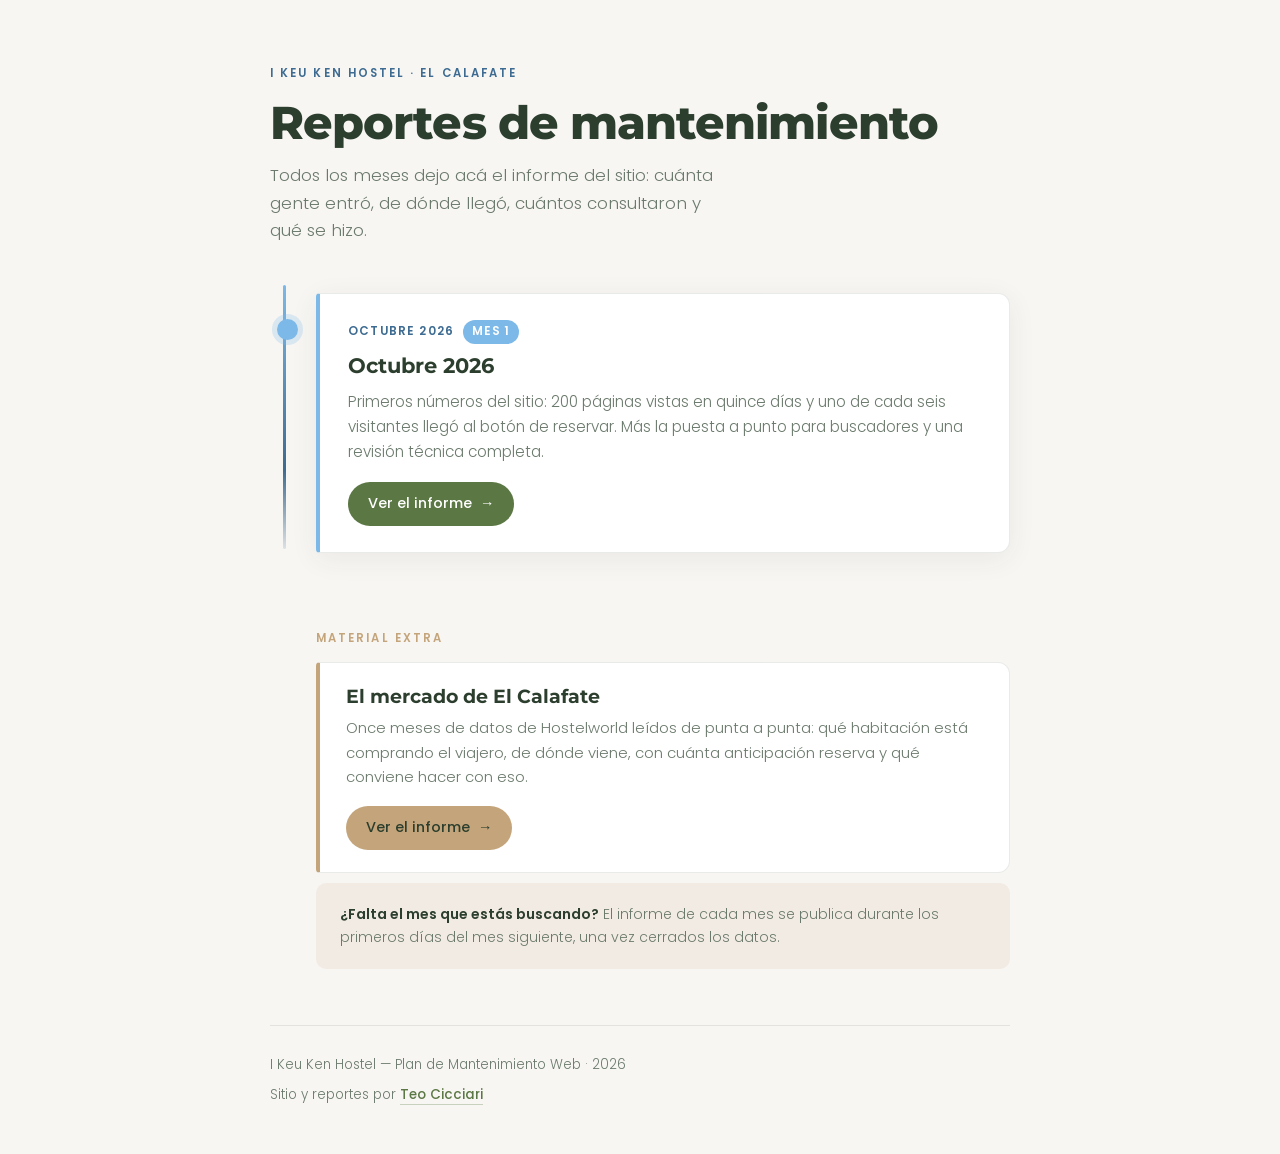
<file: mantenimiento/index.html>
<!DOCTYPE html>
<html lang="es">
<head>
<meta charset="UTF-8">
<meta name="viewport" content="width=device-width, initial-scale=1.0">
<title>Reportes de Mantenimiento — I Keu Ken Hostel</title>
<meta name="robots" content="noindex, nofollow">
<meta name="description" content="Reportes mensuales del plan de mantenimiento web de I Keu Ken Hostel.">
<link rel="preconnect" href="https://fonts.googleapis.com">
<link rel="preconnect" href="https://fonts.gstatic.com" crossorigin>
<link href="https://fonts.googleapis.com/css2?family=Montserrat:wght@700;800&family=Poppins:wght@300;400;500;600&display=swap" rel="stylesheet">
<style>
  :root{
    /* Paleta del sitio de I Keu Ken */
    --hielo:#7CB9E8;        /* celeste del logo */
    --hielo-hondo:#3D6B91;  /* capas profundas */
    --musgo:#5B7744;
    --arena:#C4A57B;
    --fuego:#D2691E;
    --roca:#2C3E2D;
    --roca-suave:#6B7A6C;
    --nieve:#F8F6F3;
    --blanco:#FFFFFF;
    --borde:rgba(44,62,45,.10);
  }

  *{margin:0;padding:0;box-sizing:border-box}
  html{-webkit-text-size-adjust:100%}
  body{
    font-family:'Poppins',system-ui,sans-serif;
    font-weight:300;
    background:var(--nieve);
    color:var(--roca);
    line-height:1.65;
    -webkit-font-smoothing:antialiased;
  }

  .wrap{max-width:780px;margin:0 auto;padding:0 20px}

  /* ---------- Encabezado ---------- */
  .top{padding:64px 0 40px}
  .eyebrow{
    font-size:.72rem;font-weight:600;letter-spacing:.18em;text-transform:uppercase;
    color:var(--hielo-hondo);margin-bottom:14px;
  }
  h1{
    font-family:'Montserrat',sans-serif;font-weight:800;
    font-size:clamp(2rem,6vw,2.9rem);line-height:1.1;letter-spacing:-.02em;
    margin-bottom:14px;
  }
  .lede{font-size:1.05rem;color:var(--roca-suave);max-width:46ch}

  /* ---------- Testigo de hielo: la línea de tiempo ----------
     Cada reporte es una capa. Arriba la más reciente, abajo las
     más antiguas y más profundas — como los estratos de un glaciar. */
  .core{position:relative;padding:8px 0 24px 46px}
  .core::before{
    content:"";position:absolute;left:13px;top:0;bottom:46px;width:3px;
    background:linear-gradient(to bottom,var(--hielo),var(--hielo-hondo) 70%,rgba(61,107,145,.15));
    border-radius:2px;
  }

  .layer{position:relative;margin-bottom:18px}
  .layer::before{
    content:"";position:absolute;left:-39px;top:26px;
    width:15px;height:15px;border-radius:50%;
    background:var(--blanco);border:3px solid var(--hielo-hondo);
  }
  .layer.latest::before{
    background:var(--hielo);border-color:var(--hielo);
    box-shadow:0 0 0 5px rgba(124,185,232,.25);
  }

  .card{
    background:var(--blanco);border:1px solid var(--borde);
    border-left:4px solid var(--hielo-hondo);
    border-radius:4px 12px 12px 4px;
    padding:26px 28px;
    transition:border-color .25s,transform .25s,box-shadow .25s;
  }
  .layer.latest .card{
    border-left-color:var(--hielo);
    box-shadow:0 6px 28px rgba(44,62,45,.07);
  }
  .card:hover{transform:translateX(3px);box-shadow:0 8px 30px rgba(44,62,45,.10)}

  .when{
    display:flex;align-items:center;gap:9px;flex-wrap:wrap;
    font-size:.74rem;font-weight:600;letter-spacing:.1em;text-transform:uppercase;
    color:var(--hielo-hondo);margin-bottom:9px;
  }
  .tag{
    background:rgba(124,185,232,.16);color:var(--hielo-hondo);
    padding:2px 9px;border-radius:20px;letter-spacing:.06em;
  }
  .tag.now{background:var(--hielo);color:var(--blanco)}

  .card h2{
    font-family:'Montserrat',sans-serif;font-weight:700;
    font-size:1.3rem;line-height:1.25;margin-bottom:10px;
  }
  .card p{color:var(--roca-suave);font-size:.95rem;margin-bottom:18px}

  .go{
    display:inline-flex;align-items:center;gap:8px;
    font-family:'Poppins',sans-serif;font-weight:500;font-size:.9rem;
    color:var(--blanco);background:var(--musgo);
    padding:10px 20px;border-radius:50px;text-decoration:none;
    transition:background .25s,transform .2s;
  }
  .go:hover{background:var(--roca);transform:translateY(-1px)}
  .go:focus-visible{outline:3px solid var(--hielo);outline-offset:3px}
  .go .arrow{transition:transform .2s}
  .go:hover .arrow{transform:translateX(3px)}

  /* ---------- Vacío ---------- */
  .empty{
    background:var(--blanco);border:1px dashed rgba(44,62,45,.22);
    border-radius:12px;padding:48px 28px;text-align:center;color:var(--roca-suave);
  }
  .empty strong{display:block;font-family:'Montserrat',sans-serif;color:var(--roca);
    font-size:1.05rem;margin-bottom:6px}

  /* ---------- Material extra ----------
     No es un reporte mensual, así que vive fuera del testigo de hielo:
     sin punto en la línea de tiempo y con el acento arena en lugar del celeste. */
  .extras{margin:34px 0 0 46px}
  .extras-tit{
    font-size:.72rem;font-weight:600;letter-spacing:.18em;text-transform:uppercase;
    color:var(--arena);margin-bottom:14px;
  }
  .extra{
    background:var(--blanco);border:1px solid var(--borde);
    border-left:4px solid var(--arena);
    border-radius:4px 12px 12px 4px;
    padding:22px 26px;margin-bottom:14px;
    transition:transform .25s,box-shadow .25s;
  }
  .extra:last-child{margin-bottom:0}
  .extra:hover{transform:translateX(3px);box-shadow:0 8px 30px rgba(44,62,45,.10)}
  .extra h3{
    font-family:'Montserrat',sans-serif;font-weight:700;
    font-size:1.18rem;line-height:1.25;margin-bottom:8px;
  }
  .extra p{color:var(--roca-suave);font-size:.93rem;margin-bottom:16px}
  .extra .go{background:var(--arena);color:var(--roca)}
  .extra .go:hover{background:var(--fuego);color:var(--blanco)}

  /* ---------- Nota al pie ---------- */
  .note{
    margin:10px 0 0 46px;padding:20px 24px;
    background:rgba(196,165,123,.13);border-radius:10px;
    font-size:.88rem;color:var(--roca-suave);
  }
  .note strong{color:var(--roca);font-weight:600}

  footer{
    margin-top:56px;padding:28px 0 48px;
    border-top:1px solid var(--borde);
    font-size:.84rem;color:var(--roca-suave);
  }
  footer a{color:var(--musgo);font-weight:500;text-decoration:none;border-bottom:1px solid rgba(91,119,68,.3)}
  footer a:hover{color:var(--fuego);border-bottom-color:var(--fuego)}
  .sig{margin-top:8px}

  @media (max-width:560px){
    .top{padding:44px 0 30px}
    .core{padding-left:34px}
    .core::before{left:8px}
    .layer::before{left:-33px;width:13px;height:13px}
    .card{padding:22px 20px}
    .note{margin-left:34px;padding:18px 20px}
  }

  @media (prefers-reduced-motion:reduce){
    *{transition:none!important;animation:none!important}
  }

  @media print{
    body{background:#fff}
    .card{box-shadow:none;break-inside:avoid}
    .go{display:none}
  }
</style>
</head>
<body>

<div class="wrap">

  <header class="top">
    <div class="eyebrow">I Keu Ken Hostel · El Calafate</div>
    <h1>Reportes de mantenimiento</h1>
    <p class="lede">Todos los meses dejo acá el informe del sitio: cuánta gente entró,
      de dónde llegó, cuántos consultaron y qué se hizo.</p>
  </header>

  <main class="core" id="core"></main>

  <section class="extras" id="extras" hidden></section>

  <div class="note">
    <strong>¿Falta el mes que estás buscando?</strong> El informe de cada mes se publica
    durante los primeros días del mes siguiente, una vez cerrados los datos.
  </div>

  <footer>
    <p>I Keu Ken Hostel — Plan de Mantenimiento Web · <span id="y"></span></p>
    <p class="sig">Sitio y reportes por
      <a href="https://teocicciari.com.ar" target="_blank" rel="noopener">Teo Cicciari</a>
    </p>
  </footer>

</div>

<script>
  /* ───────────────────────────────────────────────────────────────
     LISTA DE REPORTES — el más reciente va PRIMERO.
     Para agregar uno nuevo, copiá un bloque y cambiá los datos.
     Ver INSTRUCCIONES.md
     ─────────────────────────────────────────────────────────────── */
  const reportes = [
    {
      titulo: 'Octubre 2026',
      periodo: 'octubre 2026',
      etiqueta: 'Mes 1',
      resumen: 'Primeros números del sitio: 200 páginas vistas en quince días y uno de cada seis visitantes llegó al botón de reservar. Más la puesta a punto para buscadores y una revisión técnica completa.',
      archivo: 'reporte-octubre2026.html'
    }
    // Los próximos reportes van ACÁ ARRIBA, no abajo.
  ];

  /* ───────────────────────────────────────────────────────────────
     MATERIAL EXTRA — informes que no son del mes, van aparte.
     Si queda vacío, el bloque entero no se muestra.
     ─────────────────────────────────────────────────────────────── */
  const extras = [
    {
      titulo: 'El mercado de El Calafate',
      resumen: 'Once meses de datos de Hostelworld leídos de punta a punta: qué habitación está comprando el viajero, de dónde viene, con cuánta anticipación reserva y qué conviene hacer con eso.',
      archivo: 'mercado-elcalafate-2026.html'
    }
  ];

  const core = document.getElementById('core');

  if (reportes.length) {
    core.innerHTML = reportes.map((r, i) => `
      <article class="layer${i === 0 ? ' latest' : ''}">
        <div class="card">
          <div class="when">
            <span>${r.periodo}</span>
            ${r.etiqueta ? `<span class="tag${i === 0 ? ' now' : ''}">${r.etiqueta}</span>` : ''}
          </div>
          <h2>${r.titulo}</h2>
          <p>${r.resumen}</p>
          <a class="go" href="${r.archivo}">Ver el informe <span class="arrow">→</span></a>
        </div>
      </article>
    `).join('');
  } else {
    core.innerHTML = `
      <div class="empty">
        <strong>Todavía no hay informes publicados.</strong>
        El primero llega en los próximos días.
      </div>`;
  }

  const extrasBox = document.getElementById('extras');

  if (extras.length) {
    extrasBox.hidden = false;
    extrasBox.innerHTML =
      '<h2 class="extras-tit">Material extra</h2>' +
      extras.map(e => `
        <article class="extra">
          <h3>${e.titulo}</h3>
          <p>${e.resumen}</p>
          <a class="go" href="${e.archivo}">Ver el informe <span class="arrow">→</span></a>
        </article>
      `).join('');
  }

  document.getElementById('y').textContent = new Date().getFullYear();
</script>

</body>
</html>
</file>
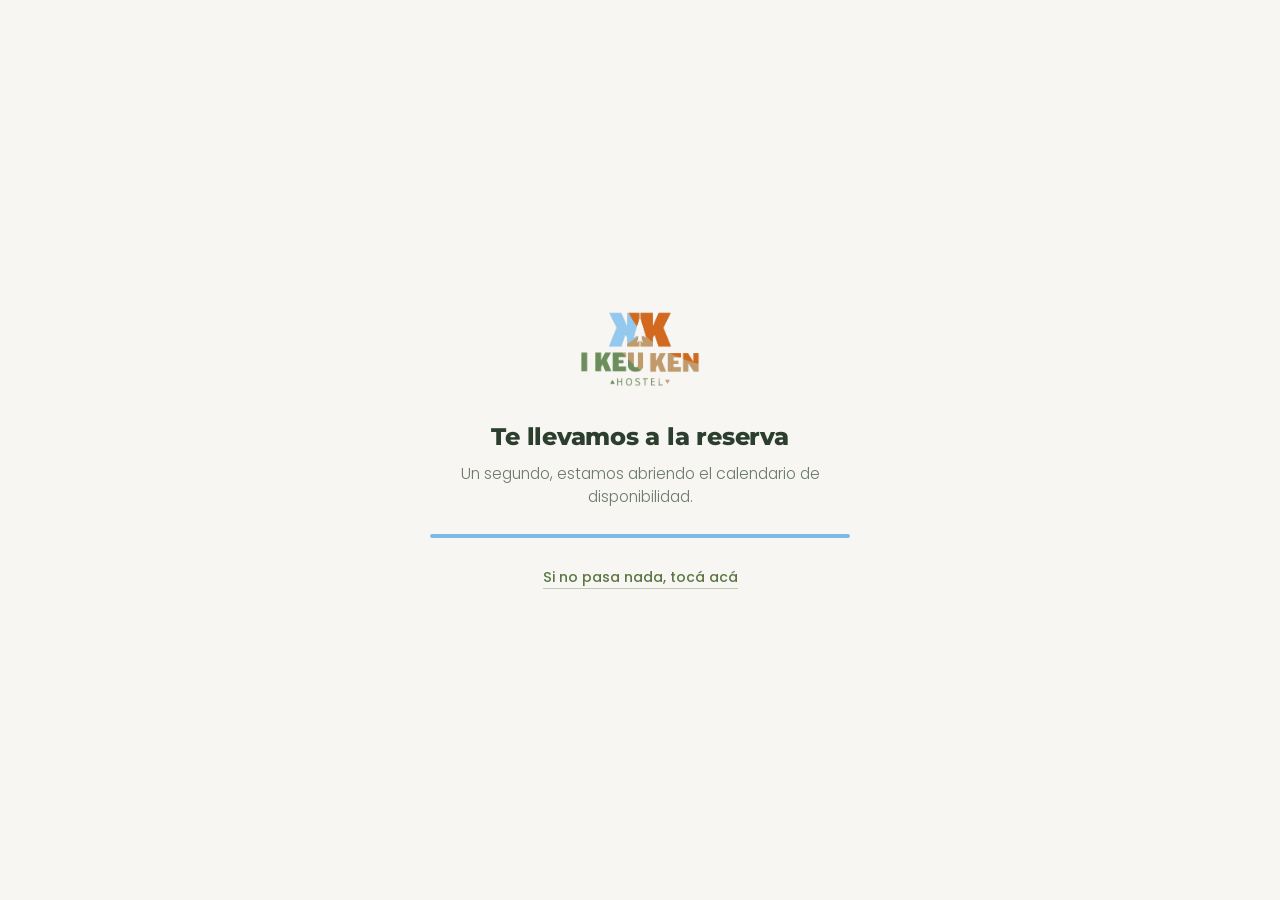
<file: reservar.html>
<!DOCTYPE html>
<html lang="es">
<head>
<meta charset="UTF-8">
<meta name="viewport" content="width=device-width, initial-scale=1.0">
<title>Te llevamos a la reserva — I Keu Ken Hostel</title>
<meta name="robots" content="noindex, nofollow">

<!-- Respaldo: si el JavaScript falla, el navegador redirige igual a los 3 segundos -->
<noscript><meta http-equiv="refresh" content="0; url=https://frame2.hotelpms.io/BookingFrameClient/hotel/60572BA1BBC7C28F300B73BE2F1211F3/e2d8af9e-82cf-4b24-ba19-fc7b08142f0e/book/rooms?currency=ARS&language=es-ES"></noscript>

<link rel="preconnect" href="https://fonts.googleapis.com">
<link rel="preconnect" href="https://fonts.gstatic.com" crossorigin>
<link rel="preconnect" href="https://frame2.hotelpms.io">
<link href="https://fonts.googleapis.com/css2?family=Montserrat:wght@700;800&family=Poppins:wght@300;400;500&display=swap" rel="stylesheet">
<style>
  :root{
    --hielo:#7CB9E8; --hielo-hondo:#3D6B91; --musgo:#5B7744;
    --roca:#2C3E2D; --roca-suave:#6B7A6C; --nieve:#F8F6F3;
  }
  *{margin:0;padding:0;box-sizing:border-box}
  body{
    font-family:'Poppins',system-ui,sans-serif;font-weight:300;
    background:var(--nieve);color:var(--roca);
    min-height:100vh;display:flex;align-items:center;justify-content:center;
    padding:24px;text-align:center;-webkit-font-smoothing:antialiased;
  }
  .box{max-width:420px}
  img.logo{width:120px;height:auto;margin-bottom:28px}
  h1{
    font-family:'Montserrat',sans-serif;font-weight:800;
    font-size:1.5rem;line-height:1.25;margin-bottom:10px;letter-spacing:-.01em;
  }
  p{color:var(--roca-suave);font-size:.98rem;margin-bottom:26px}

  /* Barra de progreso: da el tiempo que el beacon necesita para registrar la visita */
  .barra{height:4px;background:rgba(124,185,232,.25);border-radius:4px;overflow:hidden;margin-bottom:26px}
  .barra span{
    display:block;height:100%;width:0;background:var(--hielo);border-radius:4px;
    animation:avanzar 1.1s ease-out forwards;
  }
  @keyframes avanzar{to{width:100%}}

  a.manual{
    display:inline-block;font-size:.88rem;color:var(--musgo);font-weight:500;
    text-decoration:none;border-bottom:1px solid rgba(91,119,68,.35);
  }
  a.manual:hover{color:var(--hielo-hondo);border-bottom-color:var(--hielo-hondo)}
  a.manual:focus-visible{outline:3px solid var(--hielo);outline-offset:3px}

  @media (prefers-reduced-motion:reduce){
    .barra span{animation:none;width:100%}
  }
</style>
</head>
<body>

  <div class="box">
    <img class="logo" src="image_webp/logo.webp" alt="I Keu Ken Hostel">
    <h1 id="titulo">Te llevamos a la reserva</h1>
    <p id="bajada">Un segundo, estamos abriendo el calendario de disponibilidad.</p>
    <div class="barra"><span></span></div>
    <a class="manual" id="manual" href="#">Si no pasa nada, tocá acá</a>
  </div>

<!-- Cloudflare Web Analytics: va ANTES del redirect para que alcance a registrar la visita -->
<script defer src="https://static.cloudflareinsights.com/beacon.min.js"
  data-cf-beacon='{"token": "099ceb1643f04e0bab2bbb26f4bdb96e"}'></script>

<script>
  (function () {
    var BASE = 'https://frame2.hotelpms.io/BookingFrameClient/hotel/' +
               '60572BA1BBC7C28F300B73BE2F1211F3/e2d8af9e-82cf-4b24-ba19-fc7b08142f0e/book/rooms';

    // Mismo idioma que venía usando el visitante en el sitio
    var lang = 'es';
    try { lang = localStorage.getItem('lang') || 'es'; } catch (e) {}

    var destino = BASE + '?currency=ARS&language=' + (lang === 'en' ? 'en-US' : 'es-ES');

    if (lang === 'en') {
      document.documentElement.lang = 'en';
      document.title = 'Taking you to booking — I Keu Ken Hostel';
      document.getElementById('titulo').textContent = 'Taking you to booking';
      document.getElementById('bajada').textContent = 'One moment, we are opening the availability calendar.';
      document.getElementById('manual').textContent = 'Nothing happening? Tap here';
    }

    document.getElementById('manual').href = destino;

    // 1,1 s: lo que tarda el beacon en registrar la visita. Sin esta pausa,
    // el redirect se lleva la página antes de que la consulta quede contada.
    setTimeout(function () { window.location.replace(destino); }, 1100);
  })();
</script>

</body>
</html>
</file>
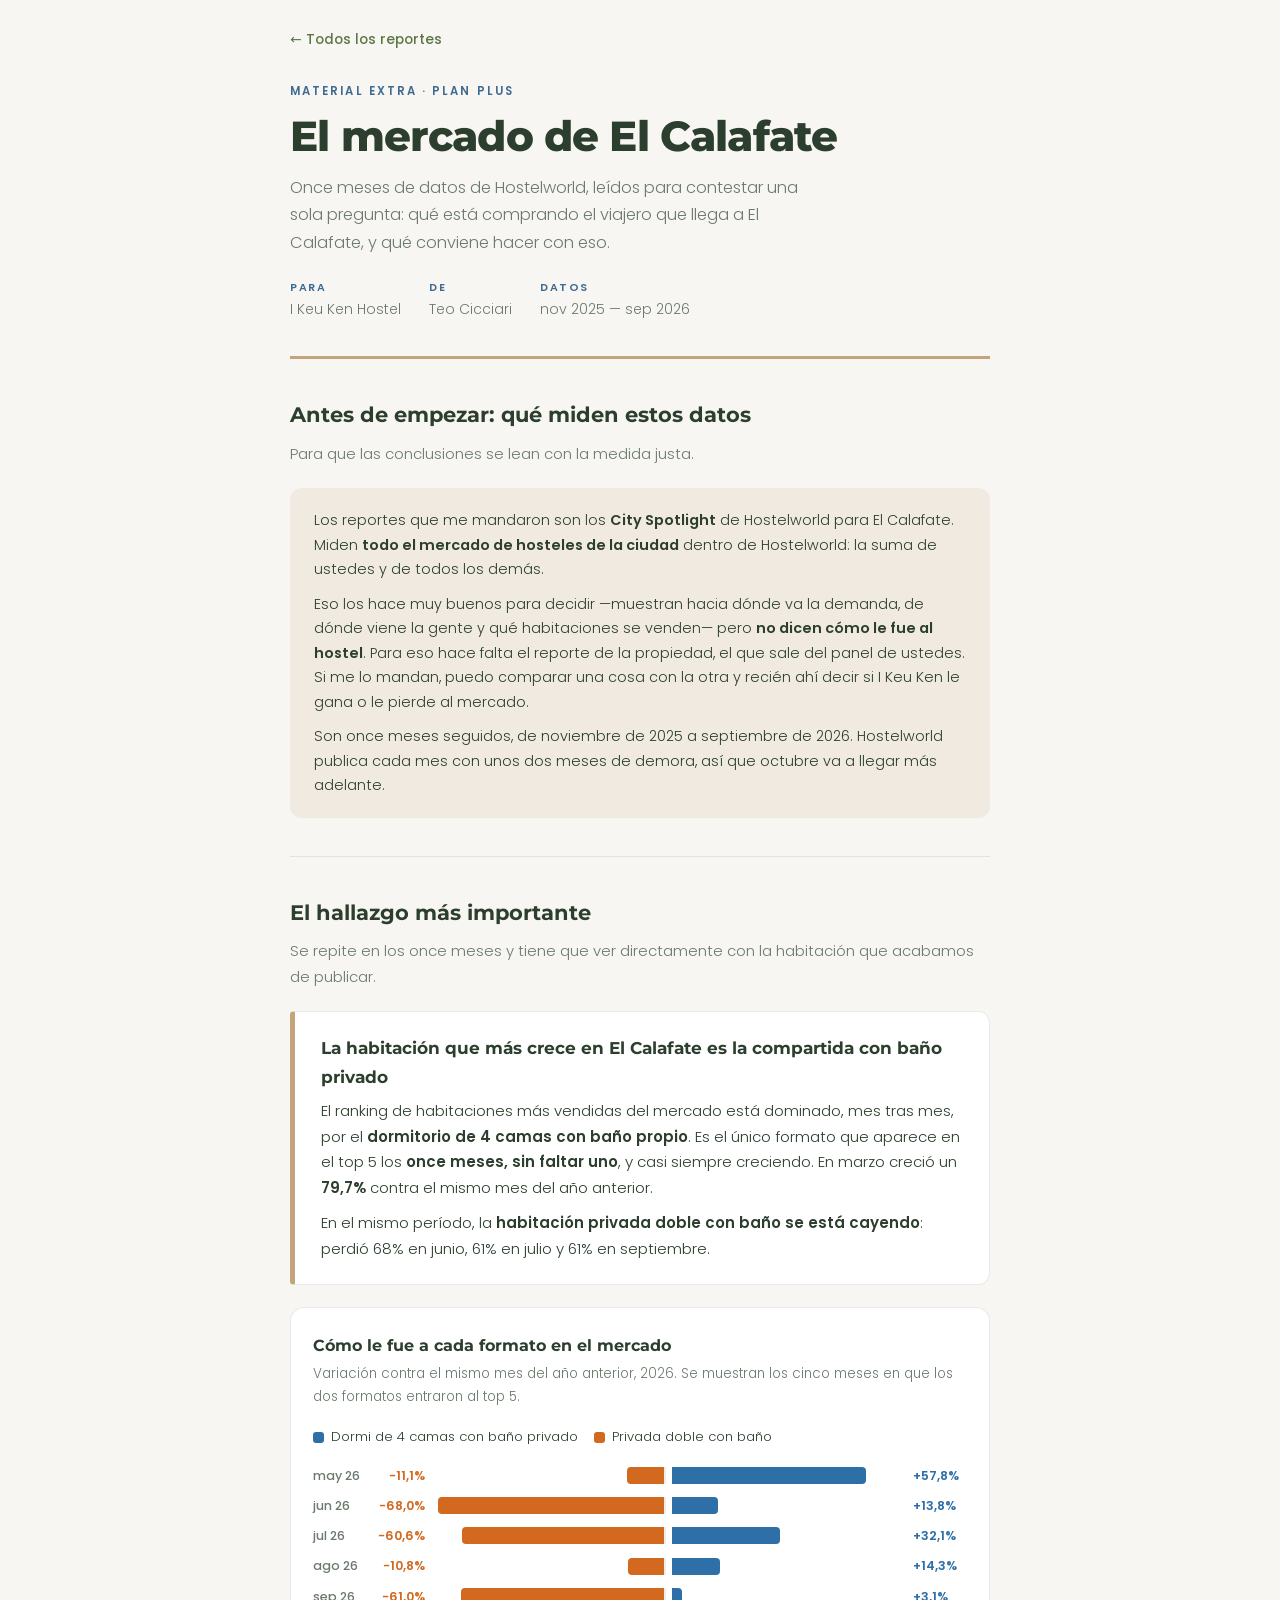
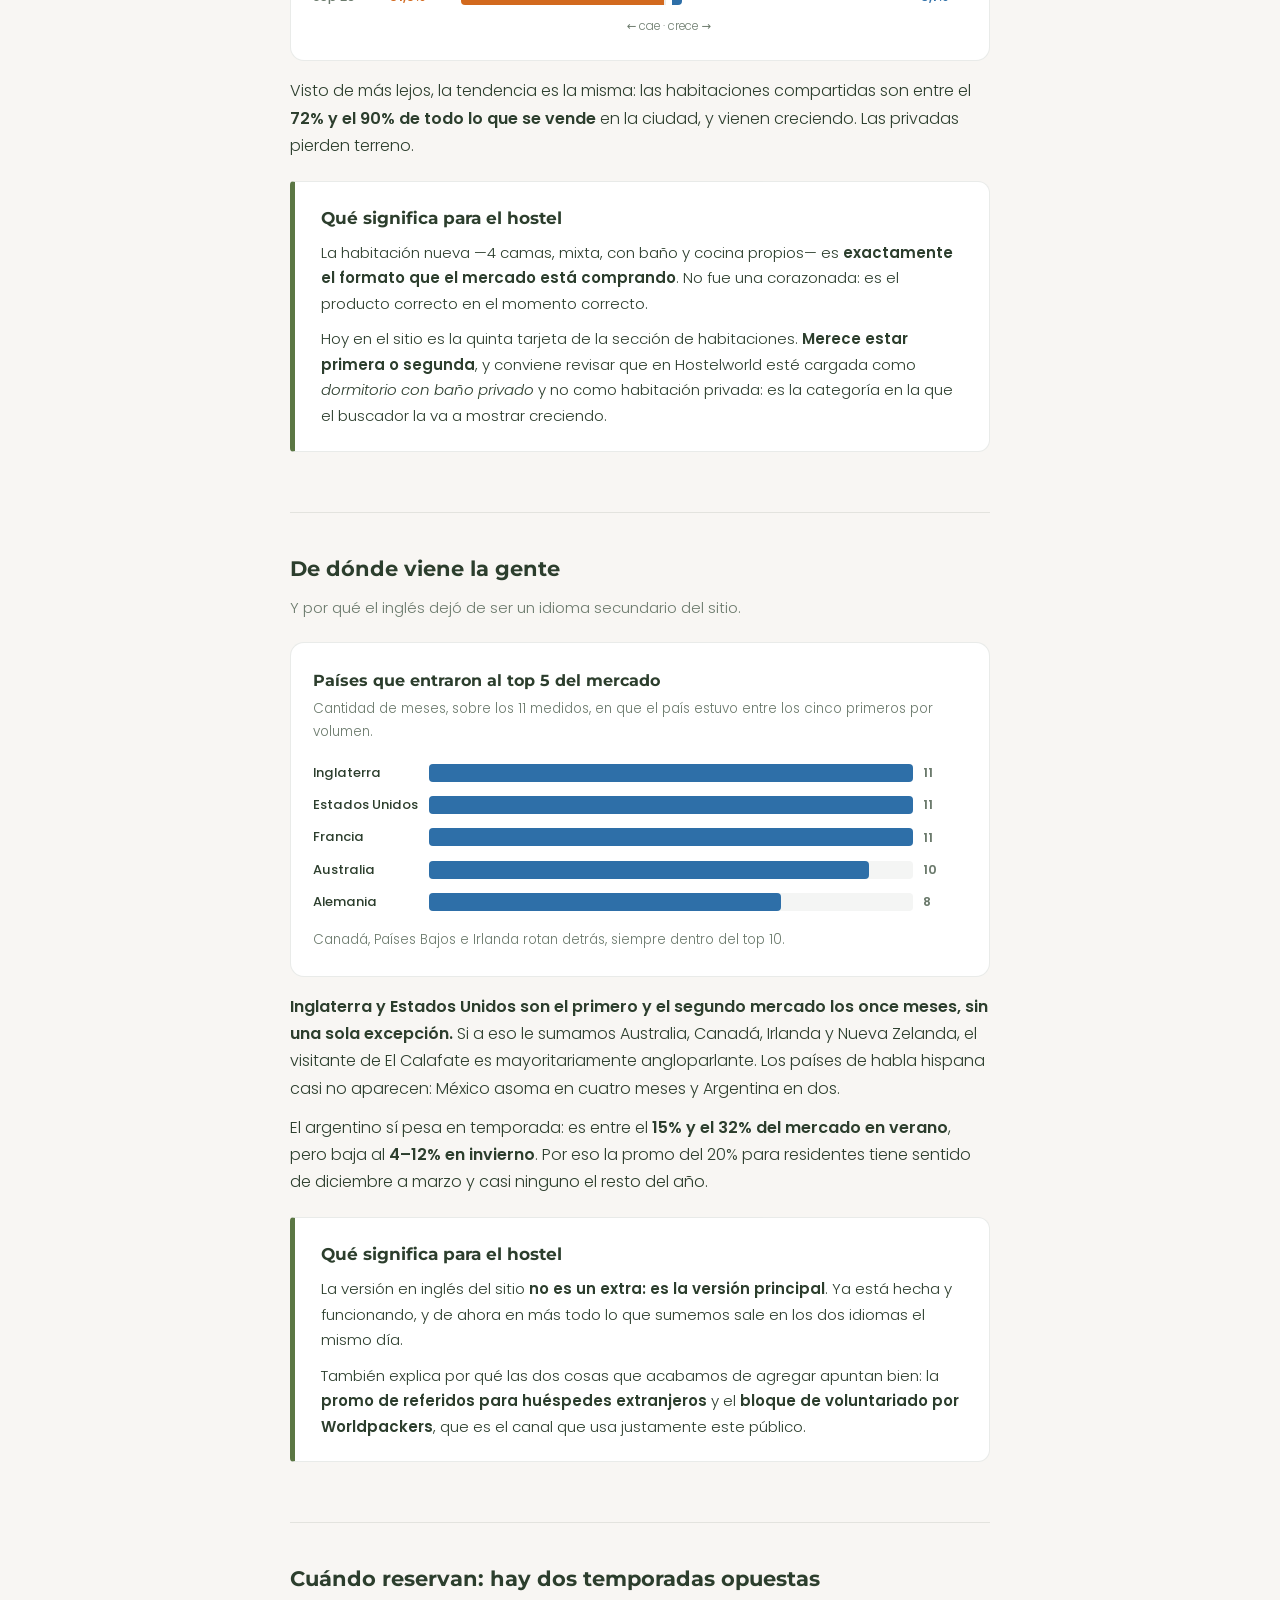
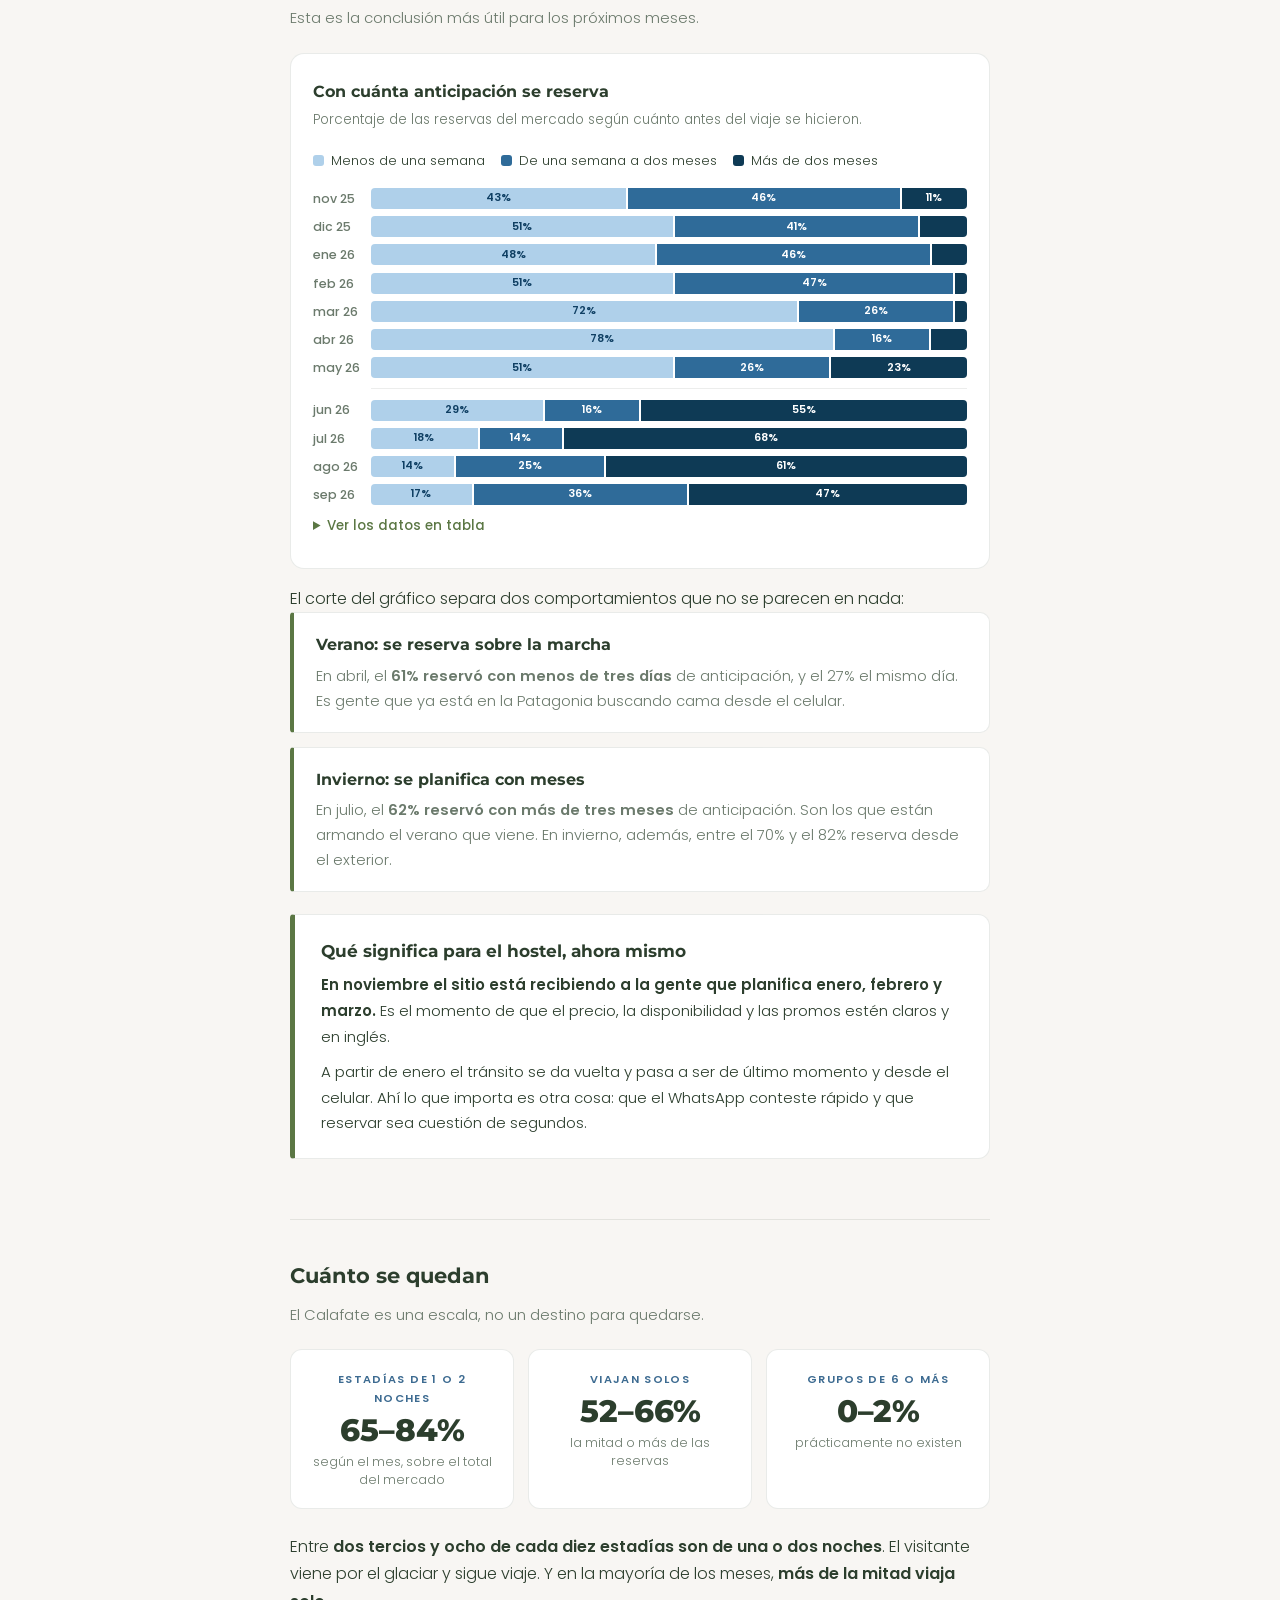
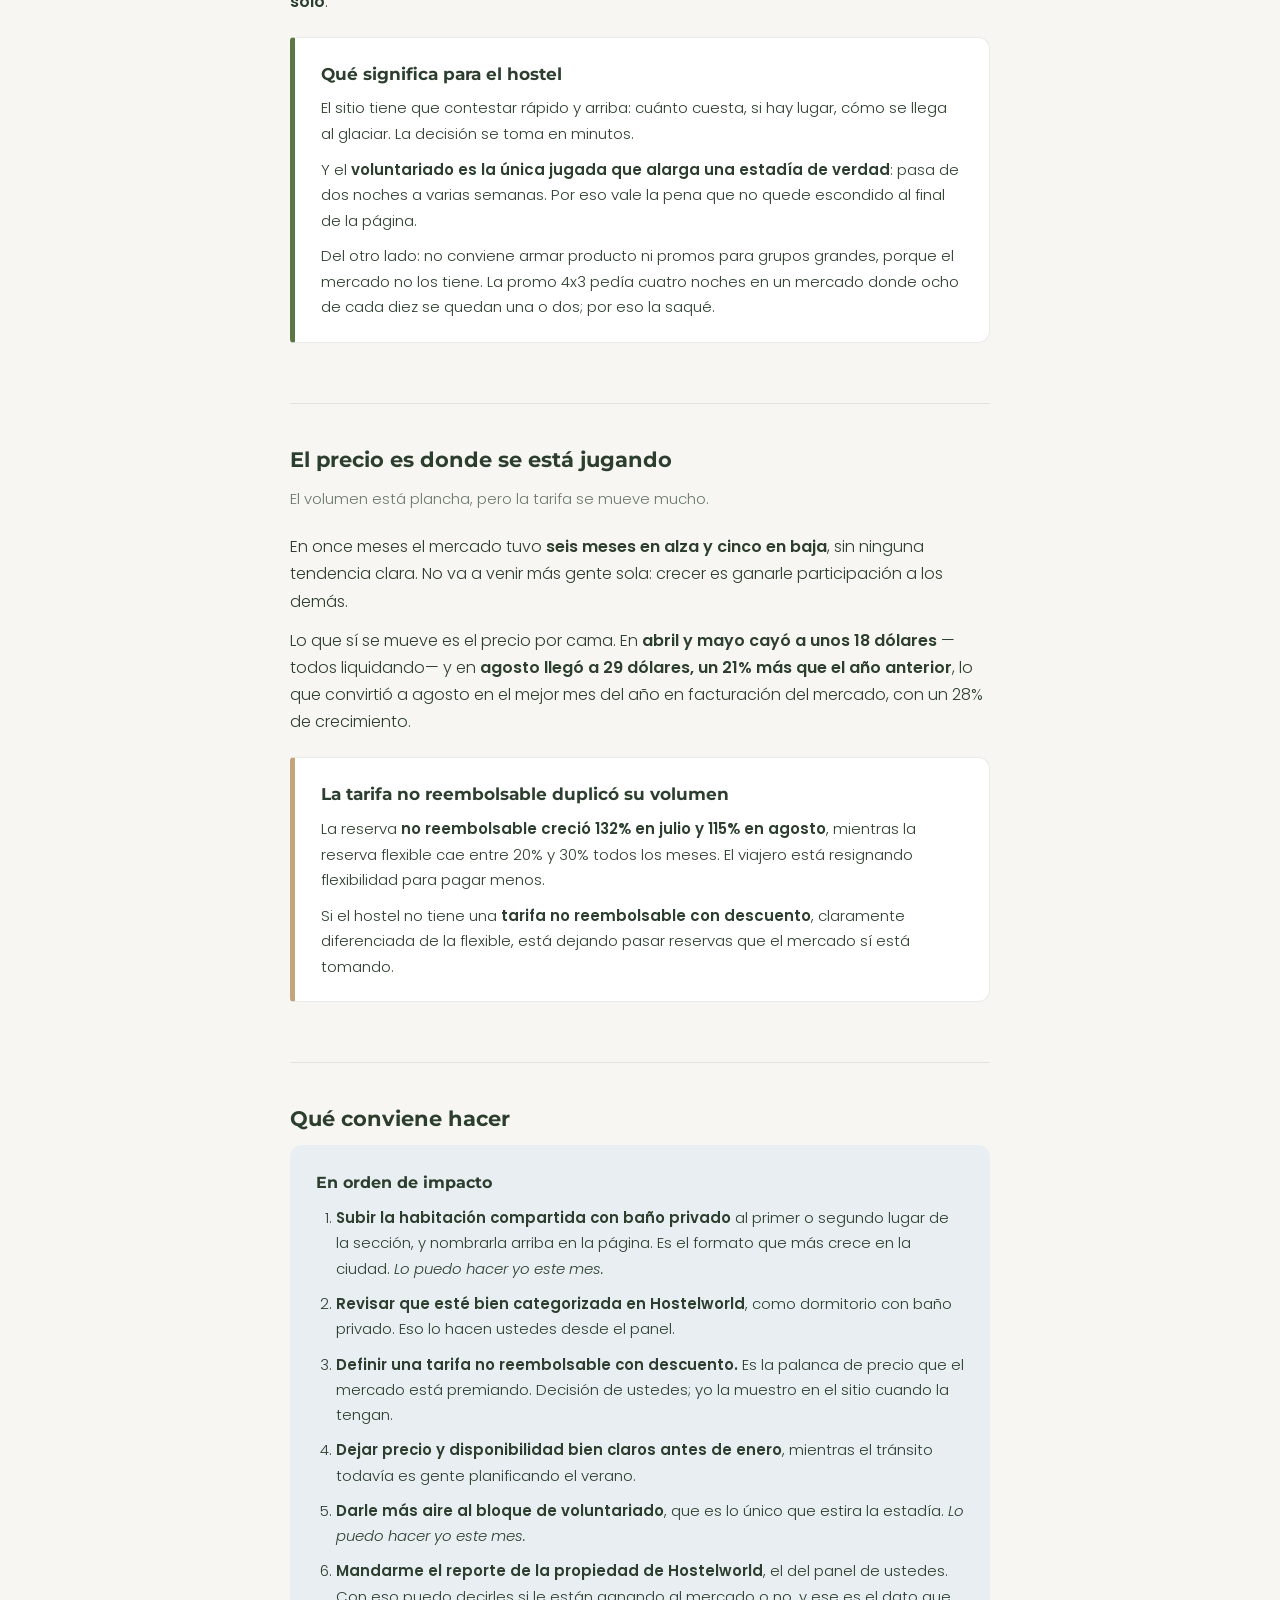
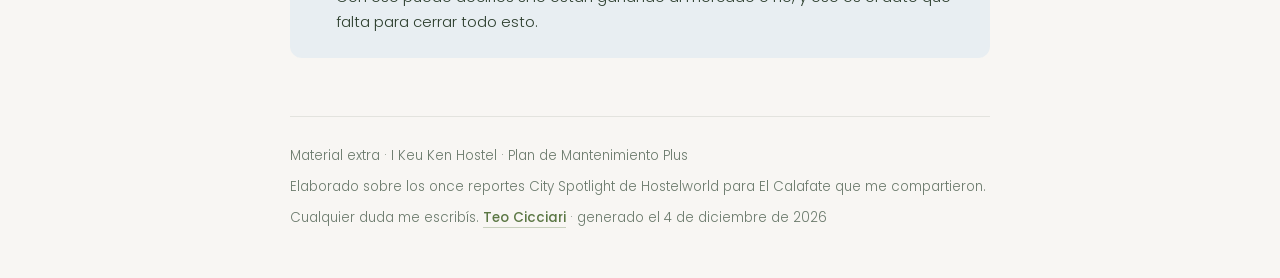
<file: mantenimiento/mercado-elcalafate-2026.html>
<!DOCTYPE html>
<html lang="es">
<head>
<meta charset="UTF-8">
<meta name="viewport" content="width=device-width, initial-scale=1.0">
<title>El mercado de El Calafate — I Keu Ken Hostel</title>
<meta name="robots" content="noindex, nofollow">
<meta name="description" content="Qué está haciendo el mercado de hosteles de El Calafate, según once meses de datos de Hostelworld.">
<link rel="preconnect" href="https://fonts.googleapis.com">
<link rel="preconnect" href="https://fonts.gstatic.com" crossorigin>
<link href="https://fonts.googleapis.com/css2?family=Montserrat:wght@700;800&family=Poppins:wght@300;400;500;600&display=swap" rel="stylesheet">
<style>
  :root{
    /* Paleta del sitio de I Keu Ken (igual que los otros reportes) */
    --hielo:#7CB9E8; --hielo-hondo:#3D6B91;
    --musgo:#5B7744; --arena:#C4A57B; --fuego:#D2691E;
    --roca:#2C3E2D; --roca-suave:#6B7A6C;
    --nieve:#F8F6F3; --blanco:#FFFFFF;
    --borde:rgba(44,62,45,.10);

    /* --- Paleta de los gráficos ---
       Divergente (crece / cae): validada para daltonismo.
       El par verde-naranja de la marca NO servía: en protanopia
       los dos colores quedan a ΔE 5,2, o sea indistinguibles. */
    --crece:#2E6FA8;
    --cae:#D2691E;

    /* Secuencial de un solo tono, claro -> oscuro, para tramos ordenados.
       Los tres pasos estan elegidos para que las etiquetas que van ADENTRO
       del segmento pasen 4,5:1 de contraste: 6,8 / 5,7 / 12,0. */
    --seq-1:#AFD0EA;
    --seq-2:#2F6B99;
    --seq-3:#0E3A55;

    --grid:rgba(44,62,45,.09);
  }
  *{margin:0;padding:0;box-sizing:border-box}
  html{-webkit-text-size-adjust:100%}
  body{font-family:'Poppins',system-ui,sans-serif;font-weight:300;
    background:var(--nieve);color:var(--roca);line-height:1.7;-webkit-font-smoothing:antialiased}
  .wrap{max-width:740px;margin:0 auto;padding:0 20px}

  .back{display:inline-flex;align-items:center;gap:7px;margin-top:28px;
    font-size:.86rem;font-weight:500;color:var(--musgo);text-decoration:none}
  .back:hover{color:var(--fuego)}
  .back:focus-visible{outline:3px solid var(--hielo);outline-offset:3px}

  header.top{padding:30px 0 34px;border-bottom:3px solid var(--arena)}
  .eyebrow{font-size:.72rem;font-weight:600;letter-spacing:.18em;text-transform:uppercase;
    color:var(--hielo-hondo);margin-bottom:12px}
  h1{font-family:'Montserrat',sans-serif;font-weight:800;
    font-size:clamp(1.9rem,5.5vw,2.6rem);line-height:1.1;letter-spacing:-.02em}
  .bajada{margin-top:14px;font-size:1.02rem;color:var(--roca-suave);max-width:52ch}
  .who{display:flex;gap:28px;flex-wrap:wrap;margin-top:22px;font-size:.88rem;color:var(--roca-suave)}
  .who b{display:block;font-size:.68rem;font-weight:600;letter-spacing:.14em;
    text-transform:uppercase;color:var(--hielo-hondo);margin-bottom:1px}

  section{padding:38px 0;border-bottom:1px solid var(--borde)}
  section:last-of-type{border-bottom:none}
  h2{font-family:'Montserrat',sans-serif;font-weight:700;font-size:1.32rem;margin-bottom:8px}
  .sub{color:var(--roca-suave);font-size:.93rem;margin-bottom:22px}
  p+p{margin-top:12px}
  strong{font-weight:600}

  .nota{background:rgba(196,165,123,.15);border-radius:12px;padding:20px 24px;
    font-size:.9rem;color:var(--roca)}
  .nota b{font-weight:600}

  /* ---------- KPIs ---------- */
  .kpis{display:grid;grid-template-columns:repeat(auto-fit,minmax(150px,1fr));gap:14px;margin-bottom:24px}
  .kpi{background:var(--blanco);border:1px solid var(--borde);border-radius:12px;
    padding:20px;text-align:center}
  .kpi .lab{font-size:.7rem;font-weight:600;letter-spacing:.12em;text-transform:uppercase;
    color:var(--hielo-hondo);margin-bottom:7px}
  .kpi .val{font-family:'Montserrat',sans-serif;font-weight:800;font-size:1.95rem;line-height:1}
  .kpi .pie{font-size:.78rem;color:var(--roca-suave);margin-top:7px;line-height:1.4}

  /* ---------- Chasis común de los gráficos ---------- */
  figure{background:var(--blanco);border:1px solid var(--borde);border-radius:14px;
    padding:24px 22px;margin:0 0 16px}
  figcaption{font-family:'Montserrat',sans-serif;font-weight:700;font-size:1rem;
    margin-bottom:4px}
  .fig-sub{font-size:.84rem;color:var(--roca-suave);margin-bottom:18px}

  .leyenda{display:flex;flex-wrap:wrap;gap:16px;margin-bottom:16px;
    font-size:.82rem;color:var(--roca)}
  .leyenda span{display:inline-flex;align-items:center;gap:7px}
  .sw{width:11px;height:11px;border-radius:3px;flex:none}

  /* ---------- Gráfico divergente (crece / cae) ---------- */
  .dv{display:grid;gap:9px}
  .dv-row{display:grid;grid-template-columns:52px 54px 1fr 1fr 54px;align-items:center;gap:6px}
  .dv-mes{font-size:.78rem;font-weight:500;color:var(--roca-suave)}
  .dv-val{font-size:.78rem;font-weight:600;font-variant-numeric:tabular-nums}
  .dv-val.l{text-align:right;color:var(--cae)}
  .dv-val.r{text-align:left;color:var(--crece)}
  .dv-half{height:17px;position:relative;display:flex}
  .dv-half.l{justify-content:flex-end;border-right:2px solid var(--grid)}
  .dv-half.r{justify-content:flex-start}
  .dv-bar{height:100%;width:var(--w);transition:filter .15s}
  .dv-half.l .dv-bar{background:var(--cae);border-radius:4px 0 0 4px}
  .dv-half.r .dv-bar{background:var(--crece);border-radius:0 4px 4px 0}
  .dv-row:hover .dv-bar{filter:brightness(1.12)}
  .dv-nd{font-size:.72rem;color:var(--roca-suave);align-self:center;padding-right:4px}
  .dv-eje{display:grid;grid-template-columns:52px 54px 1fr 1fr 54px;gap:6px;
    margin-top:10px;font-size:.72rem;color:var(--roca-suave)}
  .dv-eje .c{grid-column:3/5;text-align:center}

  /* ---------- Gráfico apilado al 100% ---------- */
  .st{display:grid;gap:7px}
  .st-row{display:grid;grid-template-columns:48px 1fr;align-items:center;gap:10px}
  .st-mes{font-size:.78rem;font-weight:500;color:var(--roca-suave)}
  .st-bar{display:flex;gap:2px;height:21px}
  .st-seg{display:flex;align-items:center;justify-content:center;
    font-size:.68rem;font-weight:600;font-variant-numeric:tabular-nums;
    overflow:hidden;transition:filter .15s}
  .st-row:hover .st-seg{filter:brightness(1.07)}
  .st-seg:first-child{border-radius:4px 0 0 4px}
  .st-seg:last-child{border-radius:0 4px 4px 0}
  .s1{background:var(--seq-1);color:#0F3F63}
  .s2{background:var(--seq-2);color:#fff}
  .s3{background:var(--seq-3);color:#fff}
  .st-corte{height:1px;background:var(--grid);margin:3px 0 3px 58px}

  /* ---------- Barras simples ---------- */
  .bh{display:grid;gap:10px}
  .bh-row{display:grid;grid-template-columns:106px 1fr 44px;align-items:center;gap:10px}
  .bh-lab{font-size:.82rem;font-weight:500}
  .bh-track{height:18px;background:rgba(44,62,45,.05);border-radius:4px}
  .bh-bar{height:100%;width:var(--w);background:var(--crece);border-radius:4px;
    transition:filter .15s}
  .bh-row:hover .bh-bar{filter:brightness(1.12)}
  .bh-val{font-size:.8rem;font-weight:600;color:var(--roca-suave);font-variant-numeric:tabular-nums}

  /* ---------- Tabla de respaldo ---------- */
  details{margin-top:4px;font-size:.84rem}
  summary{cursor:pointer;font-weight:500;color:var(--musgo);padding:6px 0}
  summary:hover{color:var(--fuego)}
  summary:focus-visible{outline:3px solid var(--hielo);outline-offset:3px}
  table{border-collapse:collapse;width:100%;margin-top:10px;font-size:.8rem}
  th,td{padding:6px 8px;text-align:right;border-bottom:1px solid var(--borde)}
  th:first-child,td:first-child{text-align:left}
  thead th{font-weight:600;color:var(--hielo-hondo);font-size:.72rem;
    letter-spacing:.06em;text-transform:uppercase}

  /* ---------- Bloques destacados ---------- */
  .clave{background:var(--blanco);border:1px solid var(--borde);
    border-left:5px solid var(--arena);border-radius:4px 12px 12px 4px;
    padding:22px 26px;margin:22px 0}
  .clave h3{font-family:'Montserrat',sans-serif;font-weight:700;font-size:1.05rem;
    margin-bottom:7px}
  .clave p{font-size:.94rem}

  .items{list-style:none;display:grid;gap:14px}
  .item{background:var(--blanco);border:1px solid var(--borde);
    border-left:4px solid var(--musgo);border-radius:4px 10px 10px 4px;padding:18px 22px}
  .item h3{font-family:'Montserrat',sans-serif;font-weight:700;font-size:1rem;margin-bottom:5px}
  .item p{font-size:.92rem;color:var(--roca-suave)}
  .why{display:block;margin-top:9px;padding-top:9px;border-top:1px dashed var(--borde);
    font-size:.87rem;color:var(--roca)}
  .why b{color:var(--fuego);font-weight:600}

  .reco{background:rgba(124,185,232,.13);border-radius:12px;padding:24px 26px}
  .reco h3{font-family:'Montserrat',sans-serif;font-weight:700;font-size:1.02rem;margin-bottom:8px}
  .reco ol{margin:0;padding-left:20px}
  .reco li{margin-bottom:10px;font-size:.93rem}
  .reco li:last-child{margin-bottom:0}

  footer{margin-top:20px;padding:28px 0 48px;border-top:1px solid var(--borde);
    font-size:.84rem;color:var(--roca-suave)}
  footer a{color:var(--musgo);font-weight:500;text-decoration:none;
    border-bottom:1px solid rgba(91,119,68,.3)}
  footer a:hover{color:var(--fuego);border-bottom-color:var(--fuego)}

  @media (max-width:560px){
    section{padding:30px 0}
    figure{padding:20px 16px}
    .dv-row{grid-template-columns:44px 46px 1fr 1fr 46px;gap:4px}
    .dv-eje{grid-template-columns:44px 46px 1fr 1fr 46px;gap:4px}
    .dv-val,.dv-mes{font-size:.72rem}
    .bh-row{grid-template-columns:76px 1fr 38px}
    .st-row{grid-template-columns:40px 1fr}
    .st-seg{font-size:.62rem}
  }
  @media (prefers-reduced-motion:reduce){*{transition:none!important}}
  @media print{
    body{background:#fff}
    .back{display:none}
    section,figure{break-inside:avoid}
    details{display:none}
  }
</style>
</head>
<body>

<div class="wrap">

  <a class="back" href="./">← Todos los reportes</a>

  <header class="top">
    <div class="eyebrow">Material extra · Plan Plus</div>
    <h1>El mercado de El Calafate</h1>
    <p class="bajada">Once meses de datos de Hostelworld, leídos para contestar una
      sola pregunta: qué está comprando el viajero que llega a El Calafate, y qué
      conviene hacer con eso.</p>
    <div class="who">
      <div><b>Para</b> I Keu Ken Hostel</div>
      <div><b>De</b> Teo Cicciari</div>
      <div><b>Datos</b> nov 2025 — sep 2026</div>
    </div>
  </header>

  <section>
    <h2>Antes de empezar: qué miden estos datos</h2>
    <p class="sub">Para que las conclusiones se lean con la medida justa.</p>

    <div class="nota">
      <p>Los reportes que me mandaron son los <b>City Spotlight</b> de Hostelworld para
        El Calafate. Miden <b>todo el mercado de hosteles de la ciudad</b> dentro de
        Hostelworld: la suma de ustedes y de todos los demás.</p>
      <p style="margin-top:10px">Eso los hace muy buenos para decidir —muestran hacia
        dónde va la demanda, de dónde viene la gente y qué habitaciones se venden— pero
        <b>no dicen cómo le fue al hostel</b>. Para eso hace falta el reporte de la
        propiedad, el que sale del panel de ustedes. Si me lo mandan, puedo comparar una
        cosa con la otra y recién ahí decir si I Keu Ken le gana o le pierde al mercado.</p>
      <p style="margin-top:10px">Son once meses seguidos, de noviembre de 2025 a
        septiembre de 2026. Hostelworld publica cada mes con unos dos meses de demora,
        así que octubre va a llegar más adelante.</p>
    </div>
  </section>

  <section>
    <h2>El hallazgo más importante</h2>
    <p class="sub">Se repite en los once meses y tiene que ver directamente con la
      habitación que acabamos de publicar.</p>

    <div class="clave">
      <h3>La habitación que más crece en El Calafate es la compartida con baño privado</h3>
      <p>El ranking de habitaciones más vendidas del mercado está dominado, mes tras mes,
        por el <strong>dormitorio de 4 camas con baño propio</strong>. Es el único formato
        que aparece en el top 5 los <strong>once meses, sin faltar uno</strong>, y casi
        siempre creciendo. En marzo creció un <strong>79,7%</strong> contra el mismo mes
        del año anterior.</p>
      <p style="margin-top:10px">En el mismo período, la <strong>habitación privada doble
        con baño se está cayendo</strong>: perdió 68% en junio, 61% en julio y 61% en
        septiembre.</p>
    </div>

    <figure id="g-formatos">
      <figcaption>Cómo le fue a cada formato en el mercado</figcaption>
      <p class="fig-sub">Variación contra el mismo mes del año anterior, 2026.
        Se muestran los cinco meses en que los dos formatos entraron al top 5.</p>

      <div class="leyenda">
        <span><i class="sw" style="background:var(--crece)"></i> Dormi de 4 camas con baño privado</span>
        <span><i class="sw" style="background:var(--cae)"></i> Privada doble con baño</span>
      </div>

      <div class="dv">
        <div class="dv-row">
          <span class="dv-mes">may 26</span>
          <span class="dv-val l">−11,1%</span>
          <div class="dv-half l"><div class="dv-bar" style="--w:15.9%"></div></div>
          <div class="dv-half r"><div class="dv-bar" style="--w:82.6%"></div></div>
          <span class="dv-val r">+57,8%</span>
        </div>
        <div class="dv-row">
          <span class="dv-mes">jun 26</span>
          <span class="dv-val l">−68,0%</span>
          <div class="dv-half l"><div class="dv-bar" style="--w:97.1%"></div></div>
          <div class="dv-half r"><div class="dv-bar" style="--w:19.7%"></div></div>
          <span class="dv-val r">+13,8%</span>
        </div>
        <div class="dv-row">
          <span class="dv-mes">jul 26</span>
          <span class="dv-val l">−60,6%</span>
          <div class="dv-half l"><div class="dv-bar" style="--w:86.6%"></div></div>
          <div class="dv-half r"><div class="dv-bar" style="--w:45.9%"></div></div>
          <span class="dv-val r">+32,1%</span>
        </div>
        <div class="dv-row">
          <span class="dv-mes">ago 26</span>
          <span class="dv-val l">−10,8%</span>
          <div class="dv-half l"><div class="dv-bar" style="--w:15.4%"></div></div>
          <div class="dv-half r"><div class="dv-bar" style="--w:20.4%"></div></div>
          <span class="dv-val r">+14,3%</span>
        </div>
        <div class="dv-row">
          <span class="dv-mes">sep 26</span>
          <span class="dv-val l">−61,0%</span>
          <div class="dv-half l"><div class="dv-bar" style="--w:87.1%"></div></div>
          <div class="dv-half r"><div class="dv-bar" style="--w:4.4%"></div></div>
          <span class="dv-val r">+3,1%</span>
        </div>
      </div>
      <div class="dv-eje"><span></span><span></span><span class="c">← cae · crece →</span></div>
    </figure>

    <p>Visto de más lejos, la tendencia es la misma: las habitaciones compartidas son
      entre el <strong>72% y el 90% de todo lo que se vende</strong> en la ciudad, y
      vienen creciendo. Las privadas pierden terreno.</p>

    <div class="clave" style="border-left-color:var(--musgo)">
      <h3>Qué significa para el hostel</h3>
      <p>La habitación nueva —4 camas, mixta, con baño y cocina propios— es
        <strong>exactamente el formato que el mercado está comprando</strong>. No fue
        una corazonada: es el producto correcto en el momento correcto.</p>
      <p style="margin-top:10px">Hoy en el sitio es la quinta tarjeta de la sección de
        habitaciones. <strong>Merece estar primera o segunda</strong>, y conviene
        revisar que en Hostelworld esté cargada como <em>dormitorio con baño privado</em>
        y no como habitación privada: es la categoría en la que el buscador la va a
        mostrar creciendo.</p>
    </div>
  </section>

  <section>
    <h2>De dónde viene la gente</h2>
    <p class="sub">Y por qué el inglés dejó de ser un idioma secundario del sitio.</p>

    <figure id="g-paises">
      <figcaption>Países que entraron al top 5 del mercado</figcaption>
      <p class="fig-sub">Cantidad de meses, sobre los 11 medidos, en que el país estuvo
        entre los cinco primeros por volumen.</p>

      <div class="bh">
        <div class="bh-row">
          <span class="bh-lab">Inglaterra</span>
          <div class="bh-track"><div class="bh-bar" style="--w:100%"></div></div>
          <span class="bh-val">11</span>
        </div>
        <div class="bh-row">
          <span class="bh-lab">Estados Unidos</span>
          <div class="bh-track"><div class="bh-bar" style="--w:100%"></div></div>
          <span class="bh-val">11</span>
        </div>
        <div class="bh-row">
          <span class="bh-lab">Francia</span>
          <div class="bh-track"><div class="bh-bar" style="--w:100%"></div></div>
          <span class="bh-val">11</span>
        </div>
        <div class="bh-row">
          <span class="bh-lab">Australia</span>
          <div class="bh-track"><div class="bh-bar" style="--w:90.9%"></div></div>
          <span class="bh-val">10</span>
        </div>
        <div class="bh-row">
          <span class="bh-lab">Alemania</span>
          <div class="bh-track"><div class="bh-bar" style="--w:72.7%"></div></div>
          <span class="bh-val">8</span>
        </div>
      </div>
      <p class="fig-sub" style="margin:16px 0 0">Canadá, Países Bajos e Irlanda rotan
        detrás, siempre dentro del top 10.</p>
    </figure>

    <p><strong>Inglaterra y Estados Unidos son el primero y el segundo mercado los once
      meses, sin una sola excepción.</strong> Si a eso le sumamos Australia, Canadá,
      Irlanda y Nueva Zelanda, el visitante de El Calafate es mayoritariamente
      angloparlante. Los países de habla hispana casi no aparecen: México asoma en cuatro
      meses y Argentina en dos.</p>

    <p>El argentino sí pesa en temporada: es entre el <strong>15% y el 32% del mercado en
      verano</strong>, pero baja al <strong>4–12% en invierno</strong>. Por eso la promo
      del 20% para residentes tiene sentido de diciembre a marzo y casi ninguno el resto
      del año.</p>

    <div class="clave" style="border-left-color:var(--musgo)">
      <h3>Qué significa para el hostel</h3>
      <p>La versión en inglés del sitio <strong>no es un extra: es la versión
        principal</strong>. Ya está hecha y funcionando, y de ahora en más todo lo que
        sumemos sale en los dos idiomas el mismo día.</p>
      <p style="margin-top:10px">También explica por qué las dos cosas que acabamos de
        agregar apuntan bien: la <strong>promo de referidos para huéspedes
        extranjeros</strong> y el <strong>bloque de voluntariado por Worldpackers</strong>,
        que es el canal que usa justamente este público.</p>
    </div>
  </section>

  <section>
    <h2>Cuándo reservan: hay dos temporadas opuestas</h2>
    <p class="sub">Esta es la conclusión más útil para los próximos meses.</p>

    <figure id="g-anticipacion">
      <figcaption>Con cuánta anticipación se reserva</figcaption>
      <p class="fig-sub">Porcentaje de las reservas del mercado según cuánto antes del
        viaje se hicieron.</p>

      <div class="leyenda">
        <span><i class="sw" style="background:var(--seq-1)"></i> Menos de una semana</span>
        <span><i class="sw" style="background:var(--seq-2)"></i> De una semana a dos meses</span>
        <span><i class="sw" style="background:var(--seq-3)"></i> Más de dos meses</span>
      </div>

      <div class="st">
        <div class="st-row"><span class="st-mes">nov 25</span>
          <div class="st-bar">
            <div class="st-seg s1" style="width:43%">43%</div>
            <div class="st-seg s2" style="width:46%">46%</div>
            <div class="st-seg s3" style="width:11%">11%</div>
          </div></div>
        <div class="st-row"><span class="st-mes">dic 25</span>
          <div class="st-bar">
            <div class="st-seg s1" style="width:51%">51%</div>
            <div class="st-seg s2" style="width:41%">41%</div>
            <div class="st-seg s3" style="width:8%"></div>
          </div></div>
        <div class="st-row"><span class="st-mes">ene 26</span>
          <div class="st-bar">
            <div class="st-seg s1" style="width:48%">48%</div>
            <div class="st-seg s2" style="width:46%">46%</div>
            <div class="st-seg s3" style="width:6%"></div>
          </div></div>
        <div class="st-row"><span class="st-mes">feb 26</span>
          <div class="st-bar">
            <div class="st-seg s1" style="width:51%">51%</div>
            <div class="st-seg s2" style="width:47%">47%</div>
            <div class="st-seg s3" style="width:2%"></div>
          </div></div>
        <div class="st-row"><span class="st-mes">mar 26</span>
          <div class="st-bar">
            <div class="st-seg s1" style="width:72%">72%</div>
            <div class="st-seg s2" style="width:26%">26%</div>
            <div class="st-seg s3" style="width:2%"></div>
          </div></div>
        <div class="st-row"><span class="st-mes">abr 26</span>
          <div class="st-bar">
            <div class="st-seg s1" style="width:78%">78%</div>
            <div class="st-seg s2" style="width:16%">16%</div>
            <div class="st-seg s3" style="width:6%"></div>
          </div></div>
        <div class="st-row"><span class="st-mes">may 26</span>
          <div class="st-bar">
            <div class="st-seg s1" style="width:51%">51%</div>
            <div class="st-seg s2" style="width:26%">26%</div>
            <div class="st-seg s3" style="width:23%">23%</div>
          </div></div>
        <div class="st-corte"></div>
        <div class="st-row"><span class="st-mes">jun 26</span>
          <div class="st-bar">
            <div class="st-seg s1" style="width:29%">29%</div>
            <div class="st-seg s2" style="width:16%">16%</div>
            <div class="st-seg s3" style="width:55%">55%</div>
          </div></div>
        <div class="st-row"><span class="st-mes">jul 26</span>
          <div class="st-bar">
            <div class="st-seg s1" style="width:18%">18%</div>
            <div class="st-seg s2" style="width:14%">14%</div>
            <div class="st-seg s3" style="width:68%">68%</div>
          </div></div>
        <div class="st-row"><span class="st-mes">ago 26</span>
          <div class="st-bar">
            <div class="st-seg s1" style="width:14%">14%</div>
            <div class="st-seg s2" style="width:25%">25%</div>
            <div class="st-seg s3" style="width:61%">61%</div>
          </div></div>
        <div class="st-row"><span class="st-mes">sep 26</span>
          <div class="st-bar">
            <div class="st-seg s1" style="width:17%">17%</div>
            <div class="st-seg s2" style="width:36%">36%</div>
            <div class="st-seg s3" style="width:47%">47%</div>
          </div></div>
      </div>

      <details>
        <summary>Ver los datos en tabla</summary>
        <table>
          <thead><tr><th>Mes</th><th>&lt; 1 semana</th><th>1 sem – 2 meses</th><th>&gt; 2 meses</th></tr></thead>
          <tbody>
            <tr><td>nov 2025</td><td>43%</td><td>46%</td><td>11%</td></tr>
            <tr><td>dic 2025</td><td>51%</td><td>41%</td><td>8%</td></tr>
            <tr><td>ene 2026</td><td>48%</td><td>46%</td><td>6%</td></tr>
            <tr><td>feb 2026</td><td>51%</td><td>47%</td><td>2%</td></tr>
            <tr><td>mar 2026</td><td>72%</td><td>26%</td><td>2%</td></tr>
            <tr><td>abr 2026</td><td>78%</td><td>16%</td><td>6%</td></tr>
            <tr><td>may 2026</td><td>51%</td><td>26%</td><td>23%</td></tr>
            <tr><td>jun 2026</td><td>29%</td><td>16%</td><td>55%</td></tr>
            <tr><td>jul 2026</td><td>18%</td><td>14%</td><td>68%</td></tr>
            <tr><td>ago 2026</td><td>14%</td><td>25%</td><td>61%</td></tr>
            <tr><td>sep 2026</td><td>17%</td><td>36%</td><td>47%</td></tr>
          </tbody>
        </table>
      </details>
    </figure>

    <p>El corte del gráfico separa dos comportamientos que no se parecen en nada:</p>

    <ul class="items">
      <li class="item">
        <h3>Verano: se reserva sobre la marcha</h3>
        <p>En abril, el <strong>61% reservó con menos de tres días</strong> de
          anticipación, y el 27% el mismo día. Es gente que ya está en la Patagonia
          buscando cama desde el celular.</p>
      </li>
      <li class="item">
        <h3>Invierno: se planifica con meses</h3>
        <p>En julio, el <strong>62% reservó con más de tres meses</strong> de
          anticipación. Son los que están armando el verano que viene. En invierno,
          además, entre el 70% y el 82% reserva desde el exterior.</p>
      </li>
    </ul>

    <div class="clave" style="border-left-color:var(--musgo)">
      <h3>Qué significa para el hostel, ahora mismo</h3>
      <p><strong>En noviembre el sitio está recibiendo a la gente que planifica enero,
        febrero y marzo.</strong> Es el momento de que el precio, la disponibilidad y las
        promos estén claros y en inglés.</p>
      <p style="margin-top:10px">A partir de enero el tránsito se da vuelta y pasa a ser
        de último momento y desde el celular. Ahí lo que importa es otra cosa: que el
        WhatsApp conteste rápido y que reservar sea cuestión de segundos.</p>
    </div>
  </section>

  <section>
    <h2>Cuánto se quedan</h2>
    <p class="sub">El Calafate es una escala, no un destino para quedarse.</p>

    <div class="kpis">
      <div class="kpi">
        <div class="lab">Estadías de 1 o 2 noches</div>
        <div class="val">65–84%</div>
        <div class="pie">según el mes, sobre el total del mercado</div>
      </div>
      <div class="kpi">
        <div class="lab">Viajan solos</div>
        <div class="val">52–66%</div>
        <div class="pie">la mitad o más de las reservas</div>
      </div>
      <div class="kpi">
        <div class="lab">Grupos de 6 o más</div>
        <div class="val">0–2%</div>
        <div class="pie">prácticamente no existen</div>
      </div>
    </div>

    <p>Entre <strong>dos tercios y ocho de cada diez estadías son de una o dos
      noches</strong>. El visitante viene por el glaciar y sigue viaje. Y en la mayoría
      de los meses, <strong>más de la mitad viaja solo</strong>.</p>

    <div class="clave" style="border-left-color:var(--musgo)">
      <h3>Qué significa para el hostel</h3>
      <p>El sitio tiene que contestar rápido y arriba: cuánto cuesta, si hay lugar, cómo
        se llega al glaciar. La decisión se toma en minutos.</p>
      <p style="margin-top:10px">Y el <strong>voluntariado es la única jugada que alarga
        una estadía de verdad</strong>: pasa de dos noches a varias semanas. Por eso vale
        la pena que no quede escondido al final de la página.</p>
      <p style="margin-top:10px">Del otro lado: no conviene armar producto ni promos para
        grupos grandes, porque el mercado no los tiene. La promo 4x3 pedía cuatro noches
        en un mercado donde ocho de cada diez se quedan una o dos; por eso la saqué.</p>
    </div>
  </section>

  <section>
    <h2>El precio es donde se está jugando</h2>
    <p class="sub">El volumen está plancha, pero la tarifa se mueve mucho.</p>

    <p>En once meses el mercado tuvo <strong>seis meses en alza y cinco en baja</strong>,
      sin ninguna tendencia clara. No va a venir más gente sola: crecer es ganarle
      participación a los demás.</p>

    <p>Lo que sí se mueve es el precio por cama. En <strong>abril y mayo cayó a unos 18
      dólares</strong> —todos liquidando— y en <strong>agosto llegó a 29 dólares, un 21%
      más que el año anterior</strong>, lo que convirtió a agosto en el mejor mes del año
      en facturación del mercado, con un 28% de crecimiento.</p>

    <div class="clave">
      <h3>La tarifa no reembolsable duplicó su volumen</h3>
      <p>La reserva <strong>no reembolsable creció 132% en julio y 115% en agosto</strong>,
        mientras la reserva flexible cae entre 20% y 30% todos los meses. El viajero está
        resignando flexibilidad para pagar menos.</p>
      <p style="margin-top:10px">Si el hostel no tiene una <strong>tarifa no reembolsable
        con descuento</strong>, claramente diferenciada de la flexible, está dejando pasar
        reservas que el mercado sí está tomando.</p>
    </div>
  </section>

  <section>
    <h2>Qué conviene hacer</h2>

    <div class="reco">
      <h3>En orden de impacto</h3>
      <ol>
        <li><strong>Subir la habitación compartida con baño privado</strong> al primer o
          segundo lugar de la sección, y nombrarla arriba en la página. Es el formato que
          más crece en la ciudad. <em>Lo puedo hacer yo este mes.</em></li>
        <li><strong>Revisar que esté bien categorizada en Hostelworld</strong>, como
          dormitorio con baño privado. Eso lo hacen ustedes desde el panel.</li>
        <li><strong>Definir una tarifa no reembolsable con descuento.</strong> Es la
          palanca de precio que el mercado está premiando. Decisión de ustedes; yo la
          muestro en el sitio cuando la tengan.</li>
        <li><strong>Dejar precio y disponibilidad bien claros antes de enero</strong>,
          mientras el tránsito todavía es gente planificando el verano.</li>
        <li><strong>Darle más aire al bloque de voluntariado</strong>, que es lo único
          que estira la estadía. <em>Lo puedo hacer yo este mes.</em></li>
        <li><strong>Mandarme el reporte de la propiedad de Hostelworld</strong>, el del
          panel de ustedes. Con eso puedo decirles si le están ganando al mercado o no, y
          ese es el dato que falta para cerrar todo esto.</li>
      </ol>
    </div>
  </section>

  <footer>
    <p>Material extra · I Keu Ken Hostel · Plan de Mantenimiento Plus</p>
    <p style="margin-top:8px">Elaborado sobre los once reportes City Spotlight de
      Hostelworld para El Calafate que me compartieron.</p>
    <p style="margin-top:8px">Cualquier duda me escribís.
      <a href="https://teocicciari.com.ar" target="_blank" rel="noopener">Teo Cicciari</a>
      · generado el <span id="hoy"></span></p>
  </footer>

</div>

<script>
  document.getElementById('hoy').textContent =
    new Date().toLocaleDateString('es-AR', { day:'numeric', month:'long', year:'numeric' });
</script>

</body>
</html>
</file>
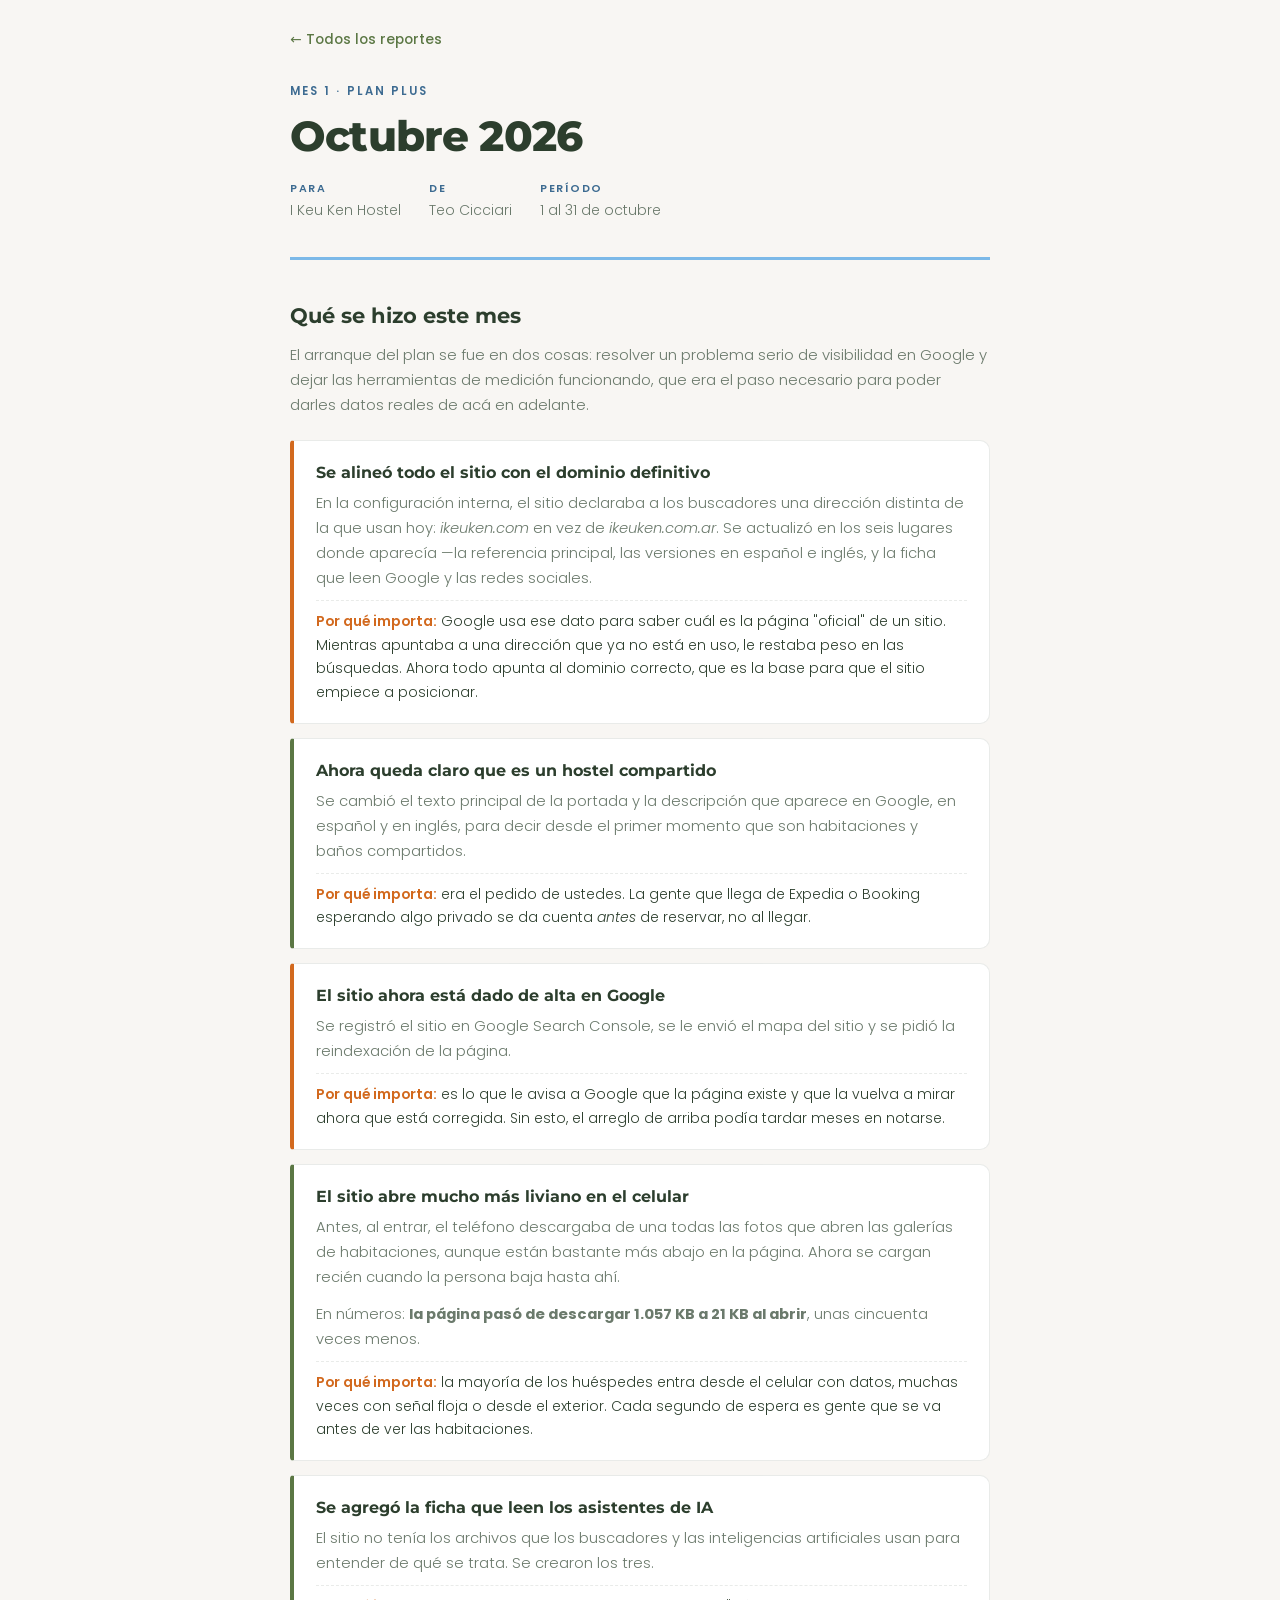
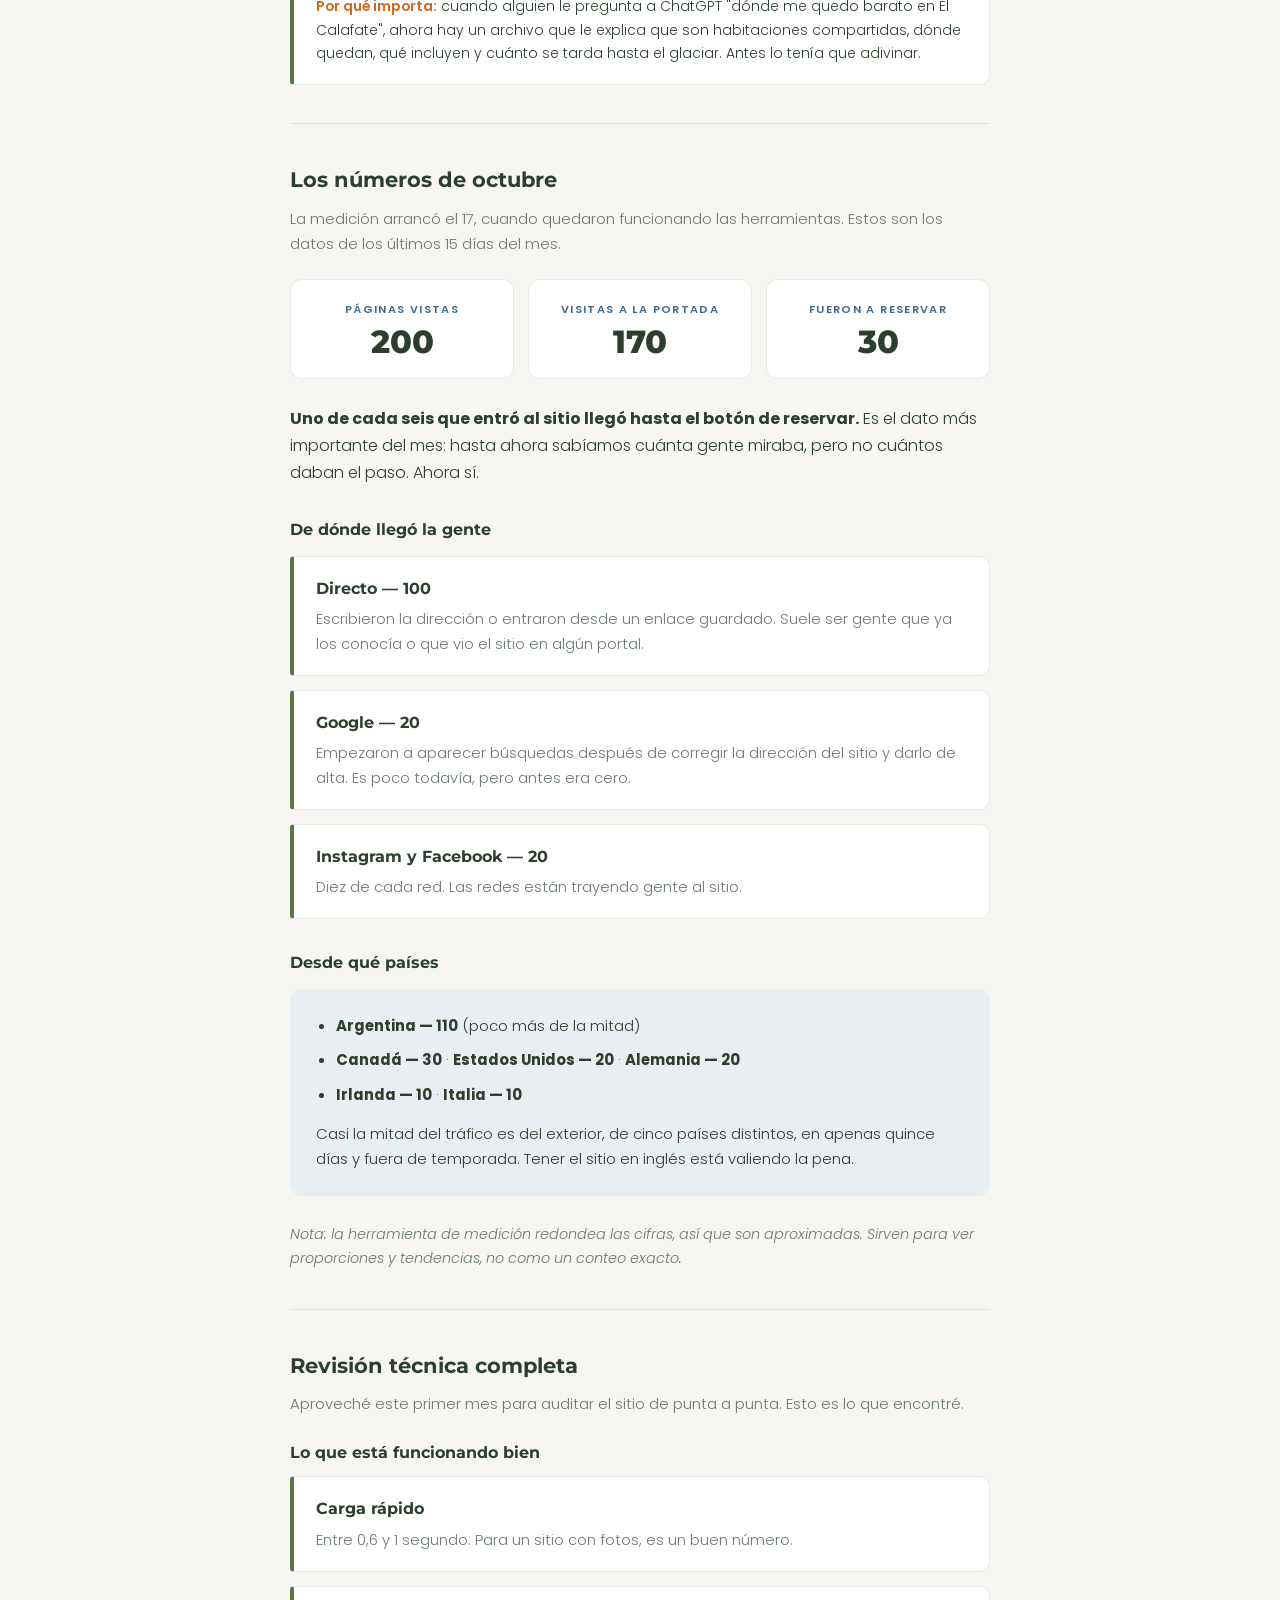
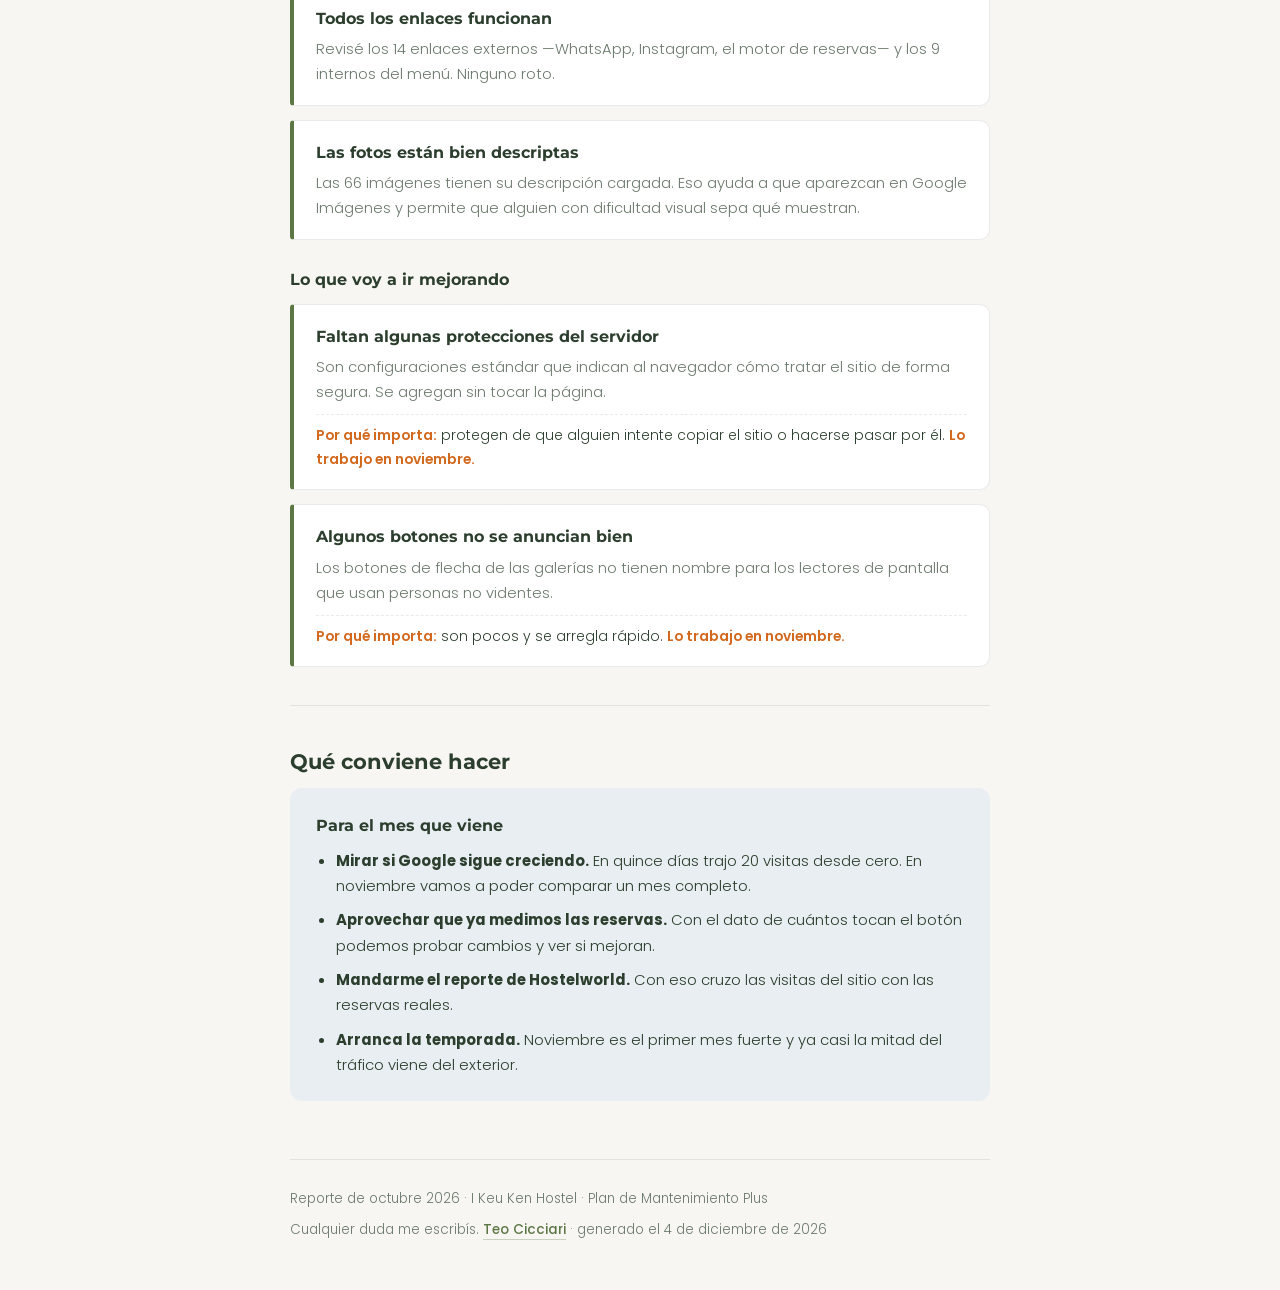
<file: mantenimiento/reporte-octubre2026.html>
<!DOCTYPE html>
<html lang="es">
<head>
<meta charset="UTF-8">
<meta name="viewport" content="width=device-width, initial-scale=1.0">
<title>Reporte Octubre 2026 — I Keu Ken Hostel</title>
<meta name="robots" content="noindex, nofollow">
<link rel="preconnect" href="https://fonts.googleapis.com">
<link rel="preconnect" href="https://fonts.gstatic.com" crossorigin>
<link href="https://fonts.googleapis.com/css2?family=Montserrat:wght@700;800&family=Poppins:wght@300;400;500;600&display=swap" rel="stylesheet">
<style>
  :root{
    --hielo:#7CB9E8; --hielo-hondo:#3D6B91;
    --musgo:#5B7744; --arena:#C4A57B; --fuego:#D2691E;
    --roca:#2C3E2D; --roca-suave:#6B7A6C;
    --nieve:#F8F6F3; --blanco:#FFFFFF;
    --borde:rgba(44,62,45,.10);
  }
  *{margin:0;padding:0;box-sizing:border-box}
  html{-webkit-text-size-adjust:100%}
  body{font-family:'Poppins',system-ui,sans-serif;font-weight:300;
    background:var(--nieve);color:var(--roca);line-height:1.7;-webkit-font-smoothing:antialiased}
  .wrap{max-width:740px;margin:0 auto;padding:0 20px}

  .back{display:inline-flex;align-items:center;gap:7px;margin-top:28px;
    font-size:.86rem;font-weight:500;color:var(--musgo);text-decoration:none}
  .back:hover{color:var(--fuego)}
  .back:focus-visible{outline:3px solid var(--hielo);outline-offset:3px}

  header.top{padding:30px 0 34px;border-bottom:3px solid var(--hielo)}
  .eyebrow{font-size:.72rem;font-weight:600;letter-spacing:.18em;text-transform:uppercase;
    color:var(--hielo-hondo);margin-bottom:12px}
  h1{font-family:'Montserrat',sans-serif;font-weight:800;
    font-size:clamp(1.9rem,5.5vw,2.6rem);line-height:1.1;letter-spacing:-.02em}
  .who{display:flex;gap:28px;flex-wrap:wrap;margin-top:20px;font-size:.88rem;color:var(--roca-suave)}
  .who b{display:block;font-size:.68rem;font-weight:600;letter-spacing:.14em;
    text-transform:uppercase;color:var(--hielo-hondo);margin-bottom:1px}

  section{padding:38px 0;border-bottom:1px solid var(--borde)}
  section:last-of-type{border-bottom:none}
  h2{font-family:'Montserrat',sans-serif;font-weight:700;font-size:1.32rem;margin-bottom:8px}
  .sub{color:var(--roca-suave);font-size:.93rem;margin-bottom:22px}
  p+p{margin-top:12px}

  .items{list-style:none;display:grid;gap:14px}
  .item{background:var(--blanco);border:1px solid var(--borde);
    border-left:4px solid var(--musgo);border-radius:4px 10px 10px 4px;padding:18px 22px}
  .item.alert{border-left-color:var(--fuego)}
  .item h3{font-family:'Montserrat',sans-serif;font-weight:700;font-size:1rem;margin-bottom:5px}
  .item p{font-size:.92rem;color:var(--roca-suave)}
  .why{display:block;margin-top:9px;padding-top:9px;border-top:1px dashed var(--borde);
    font-size:.87rem;color:var(--roca)}
  .why b{color:var(--fuego);font-weight:600}

  .kpis{display:grid;grid-template-columns:repeat(auto-fit,minmax(150px,1fr));gap:14px}
  .kpi{background:var(--blanco);border:1px solid var(--borde);border-radius:12px;
    padding:20px;text-align:center}
  .kpi .lab{font-size:.7rem;font-weight:600;letter-spacing:.12em;text-transform:uppercase;
    color:var(--hielo-hondo);margin-bottom:7px}
  .kpi .val{font-family:'Montserrat',sans-serif;font-weight:800;font-size:2rem;line-height:1}

  /* Marcador de dato pendiente — imposible de pasar por alto */
  .falta{background:#FFF3CD;color:#7A5B00;border:2px dashed #D9A400;
    border-radius:6px;padding:1px 9px;font-family:'Montserrat',sans-serif;
    font-weight:700;font-size:.95rem;letter-spacing:.02em}
  .aviso{background:#FFF3CD;border:2px dashed #D9A400;border-radius:10px;
    padding:18px 22px;margin-bottom:24px;font-size:.9rem;color:#7A5B00}
  .aviso b{font-weight:600}

  .reco{background:rgba(124,185,232,.13);border-radius:12px;padding:24px 26px}
  .reco h3{font-family:'Montserrat',sans-serif;font-weight:700;font-size:1.02rem;margin-bottom:8px}
  .reco ul{margin:0;padding-left:20px}
  .reco li{margin-bottom:9px;font-size:.93rem;color:var(--roca)}
  .reco li:last-child{margin-bottom:0}

  footer{margin-top:20px;padding:28px 0 48px;border-top:1px solid var(--borde);
    font-size:.84rem;color:var(--roca-suave)}
  footer a{color:var(--musgo);font-weight:500;text-decoration:none;
    border-bottom:1px solid rgba(91,119,68,.3)}
  footer a:hover{color:var(--fuego);border-bottom-color:var(--fuego)}

  @media (max-width:560px){
    section{padding:30px 0}
    .item{padding:16px 18px}
  }
  @media (prefers-reduced-motion:reduce){*{transition:none!important}}
  @media print{
    body{background:#fff}
    .back{display:none}
    section{break-inside:avoid}
  }
</style>
</head>
<body>

<div class="wrap">

  <a class="back" href="./">← Todos los reportes</a>

  <header class="top">
    <div class="eyebrow">Mes 1 · Plan Plus</div>
    <h1>Octubre 2026</h1>
    <div class="who">
      <div><b>Para</b> I Keu Ken Hostel</div>
      <div><b>De</b> Teo Cicciari</div>
      <div><b>Período</b> 1 al 31 de octubre</div>
    </div>
  </header>

  <section>
    <h2>Qué se hizo este mes</h2>
    <p class="sub">El arranque del plan se fue en dos cosas: resolver un problema serio
      de visibilidad en Google y dejar las herramientas de medición funcionando, que era
      el paso necesario para poder darles datos reales de acá en adelante.</p>

    <ul class="items">
      <li class="item alert">
        <h3>Se alineó todo el sitio con el dominio definitivo</h3>
        <p>En la configuración interna, el sitio declaraba a los buscadores una
          dirección distinta de la que usan hoy: <em>ikeuken.com</em> en vez de
          <em>ikeuken.com.ar</em>. Se actualizó en los seis lugares donde aparecía —la
          referencia principal, las versiones en español e inglés, y la ficha que leen
          Google y las redes sociales.</p>
        <span class="why"><b>Por qué importa:</b> Google usa ese dato para saber cuál es
          la página "oficial" de un sitio. Mientras apuntaba a una dirección que ya no
          está en uso, le restaba peso en las búsquedas. Ahora todo apunta al dominio
          correcto, que es la base para que el sitio empiece a posicionar.</span>
      </li>

      <li class="item">
        <h3>Ahora queda claro que es un hostel compartido</h3>
        <p>Se cambió el texto principal de la portada y la descripción que aparece en
          Google, en español y en inglés, para decir desde el primer momento que son
          habitaciones y baños compartidos.</p>
        <span class="why"><b>Por qué importa:</b> era el pedido de ustedes. La gente que
          llega de Expedia o Booking esperando algo privado se da cuenta <em>antes</em>
          de reservar, no al llegar.</span>
      </li>

      <li class="item alert">
        <h3>El sitio ahora está dado de alta en Google</h3>
        <p>Se registró el sitio en Google Search Console, se le envió el mapa del sitio
          y se pidió la reindexación de la página.</p>
        <span class="why"><b>Por qué importa:</b> es lo que le avisa a Google que la
          página existe y que la vuelva a mirar ahora que está corregida. Sin esto, el
          arreglo de arriba podía tardar meses en notarse.</span>
      </li>

      <li class="item">
        <h3>El sitio abre mucho más liviano en el celular</h3>
        <p>Antes, al entrar, el teléfono descargaba de una todas las fotos que abren las
          galerías de habitaciones, aunque están bastante más abajo en la página. Ahora
          se cargan recién cuando la persona baja hasta ahí.</p>
        <p>En números: <strong>la página pasó de descargar 1.057 KB a 21 KB al abrir</strong>,
          unas cincuenta veces menos.</p>
        <span class="why"><b>Por qué importa:</b> la mayoría de los huéspedes entra desde
          el celular con datos, muchas veces con señal floja o desde el exterior. Cada
          segundo de espera es gente que se va antes de ver las habitaciones.</span>
      </li>

      <li class="item">
        <h3>Se agregó la ficha que leen los asistentes de IA</h3>
        <p>El sitio no tenía los archivos que los buscadores y las inteligencias
          artificiales usan para entender de qué se trata. Se crearon los tres.</p>
        <span class="why"><b>Por qué importa:</b> cuando alguien le pregunta a ChatGPT
          "dónde me quedo barato en El Calafate", ahora hay un archivo que le explica
          que son habitaciones compartidas, dónde quedan, qué incluyen y cuánto se
          tarda hasta el glaciar. Antes lo tenía que adivinar.</span>
      </li>
    </ul>
  </section>

  <section>
    <h2>Los números de octubre</h2>
    <p class="sub">La medición arrancó el 17, cuando quedaron funcionando las
      herramientas. Estos son los datos de los últimos 15 días del mes.</p>

    <div class="kpis">
      <div class="kpi">
        <div class="lab">Páginas vistas</div>
        <div class="val">200</div>
      </div>
      <div class="kpi">
        <div class="lab">Visitas a la portada</div>
        <div class="val">170</div>
      </div>
      <div class="kpi">
        <div class="lab">Fueron a reservar</div>
        <div class="val">30</div>
      </div>
    </div>

    <p style="margin-top:26px"><strong>Uno de cada seis que entró al sitio llegó hasta
      el botón de reservar.</strong> Es el dato más importante del mes: hasta ahora
      sabíamos cuánta gente miraba, pero no cuántos daban el paso. Ahora sí.</p>

    <h3 style="font-family:'Montserrat',sans-serif;font-size:1.02rem;margin:30px 0 12px">
      De dónde llegó la gente</h3>
    <ul class="items">
      <li class="item">
        <h3>Directo — 100</h3>
        <p>Escribieron la dirección o entraron desde un enlace guardado. Suele ser gente
          que ya los conocía o que vio el sitio en algún portal.</p>
      </li>
      <li class="item">
        <h3>Google — 20</h3>
        <p>Empezaron a aparecer búsquedas después de corregir la dirección del sitio y
          darlo de alta. Es poco todavía, pero antes era cero.</p>
      </li>
      <li class="item">
        <h3>Instagram y Facebook — 20</h3>
        <p>Diez de cada red. Las redes están trayendo gente al sitio.</p>
      </li>
    </ul>

    <h3 style="font-family:'Montserrat',sans-serif;font-size:1.02rem;margin:30px 0 12px">
      Desde qué países</h3>
    <div class="reco">
      <ul>
        <li><strong>Argentina — 110</strong> (poco más de la mitad)</li>
        <li><strong>Canadá — 30</strong> · <strong>Estados Unidos — 20</strong> ·
            <strong>Alemania — 20</strong></li>
        <li><strong>Irlanda — 10</strong> · <strong>Italia — 10</strong></li>
      </ul>
      <p style="margin-top:14px;font-size:.93rem">Casi la mitad del tráfico es del
        exterior, de cinco países distintos, en apenas quince días y fuera de temporada.
        Tener el sitio en inglés está valiendo la pena.</p>
    </div>

    <p style="margin-top:26px;font-size:.9rem;color:var(--roca-suave)">
      <em>Nota: la herramienta de medición redondea las cifras, así que son aproximadas.
      Sirven para ver proporciones y tendencias, no como un conteo exacto.</em>
    </p>
  </section>

  <section>
    <h2>Revisión técnica completa</h2>
    <p class="sub">Aproveché este primer mes para auditar el sitio de punta a punta.
      Esto es lo que encontré.</p>

    <h3 style="font-family:'Montserrat',sans-serif;font-size:1.02rem;margin:18px 0 10px">
      Lo que está funcionando bien</h3>
    <ul class="items">
      <li class="item">
        <h3>Carga rápido</h3>
        <p>Entre 0,6 y 1 segundo. Para un sitio con fotos, es un buen número.</p>
      </li>
      <li class="item">
        <h3>Todos los enlaces funcionan</h3>
        <p>Revisé los 14 enlaces externos —WhatsApp, Instagram, el motor de reservas— y
          los 9 internos del menú. Ninguno roto.</p>
      </li>
      <li class="item">
        <h3>Las fotos están bien descriptas</h3>
        <p>Las 66 imágenes tienen su descripción cargada. Eso ayuda a que aparezcan en
          Google Imágenes y permite que alguien con dificultad visual sepa qué muestran.</p>
      </li>
    </ul>

    <h3 style="font-family:'Montserrat',sans-serif;font-size:1.02rem;margin:26px 0 10px">
      Lo que voy a ir mejorando</h3>
    <ul class="items">
      <li class="item">
        <h3>Faltan algunas protecciones del servidor</h3>
        <p>Son configuraciones estándar que indican al navegador cómo tratar el sitio de
          forma segura. Se agregan sin tocar la página.</p>
        <span class="why"><b>Por qué importa:</b> protegen de que alguien intente copiar
          el sitio o hacerse pasar por él. <b>Lo trabajo en noviembre.</b></span>
      </li>
      <li class="item">
        <h3>Algunos botones no se anuncian bien</h3>
        <p>Los botones de flecha de las galerías no tienen nombre para los lectores de
          pantalla que usan personas no videntes.</p>
        <span class="why"><b>Por qué importa:</b> son pocos y se arregla rápido.
          <b>Lo trabajo en noviembre.</b></span>
      </li>
    </ul>
  </section>

  <section>
    <h2>Qué conviene hacer</h2>

    <div class="reco">
      <h3>Para el mes que viene</h3>
      <ul>
        <li><strong>Mirar si Google sigue creciendo.</strong> En quince días trajo 20
          visitas desde cero. En noviembre vamos a poder comparar un mes completo.</li>
        <li><strong>Aprovechar que ya medimos las reservas.</strong> Con el dato de
          cuántos tocan el botón podemos probar cambios y ver si mejoran.</li>
        <li><strong>Mandarme el reporte de Hostelworld.</strong> Con eso cruzo las
          visitas del sitio con las reservas reales.</li>
        <li><strong>Arranca la temporada.</strong> Noviembre es el primer mes fuerte y
          ya casi la mitad del tráfico viene del exterior.</li>
      </ul>
    </div>
  </section>

  <footer>
    <p>Reporte de octubre 2026 · I Keu Ken Hostel · Plan de Mantenimiento Plus</p>
    <p style="margin-top:8px">Cualquier duda me escribís.
      <a href="https://teocicciari.com.ar" target="_blank" rel="noopener">Teo Cicciari</a>
      · generado el <span id="hoy"></span></p>
  </footer>

</div>

<script>
  document.getElementById('hoy').textContent =
    new Date().toLocaleDateString('es-AR', { day:'numeric', month:'long', year:'numeric' });
</script>

</body>
</html>
</file>
